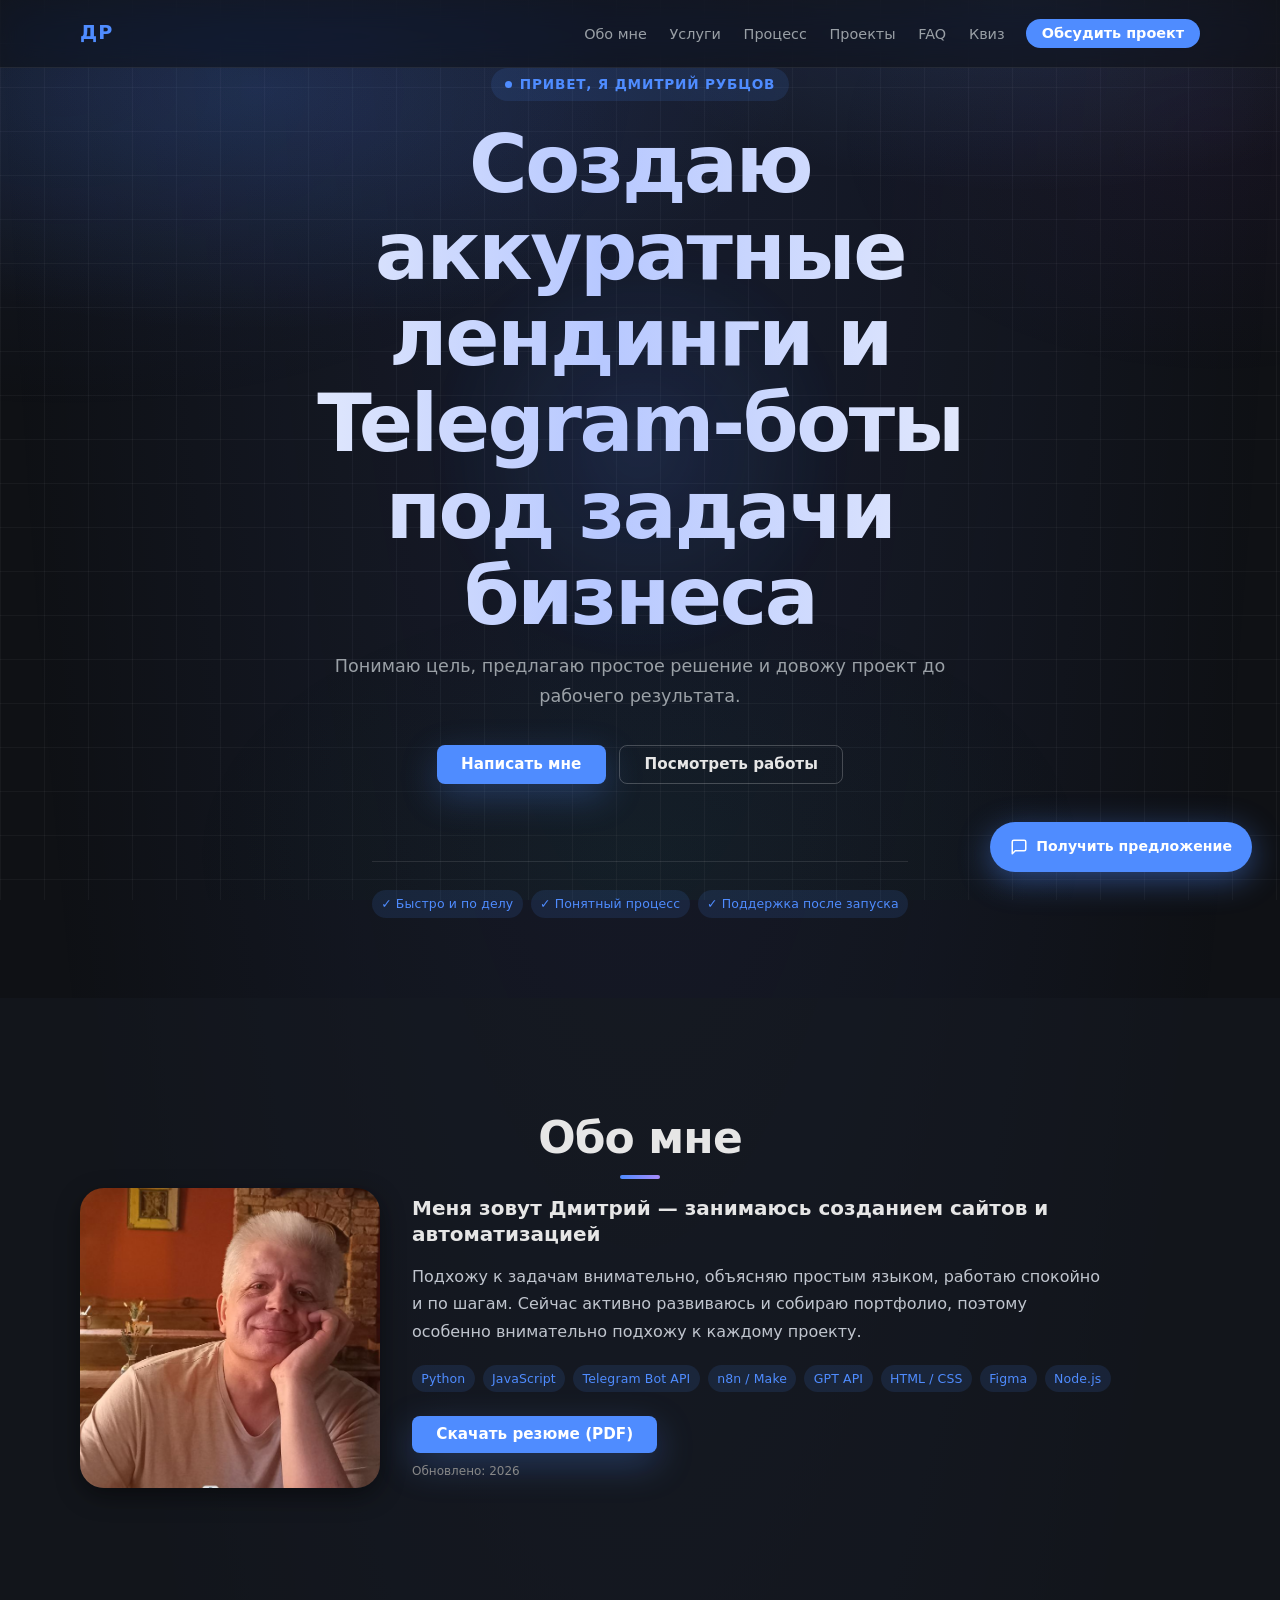
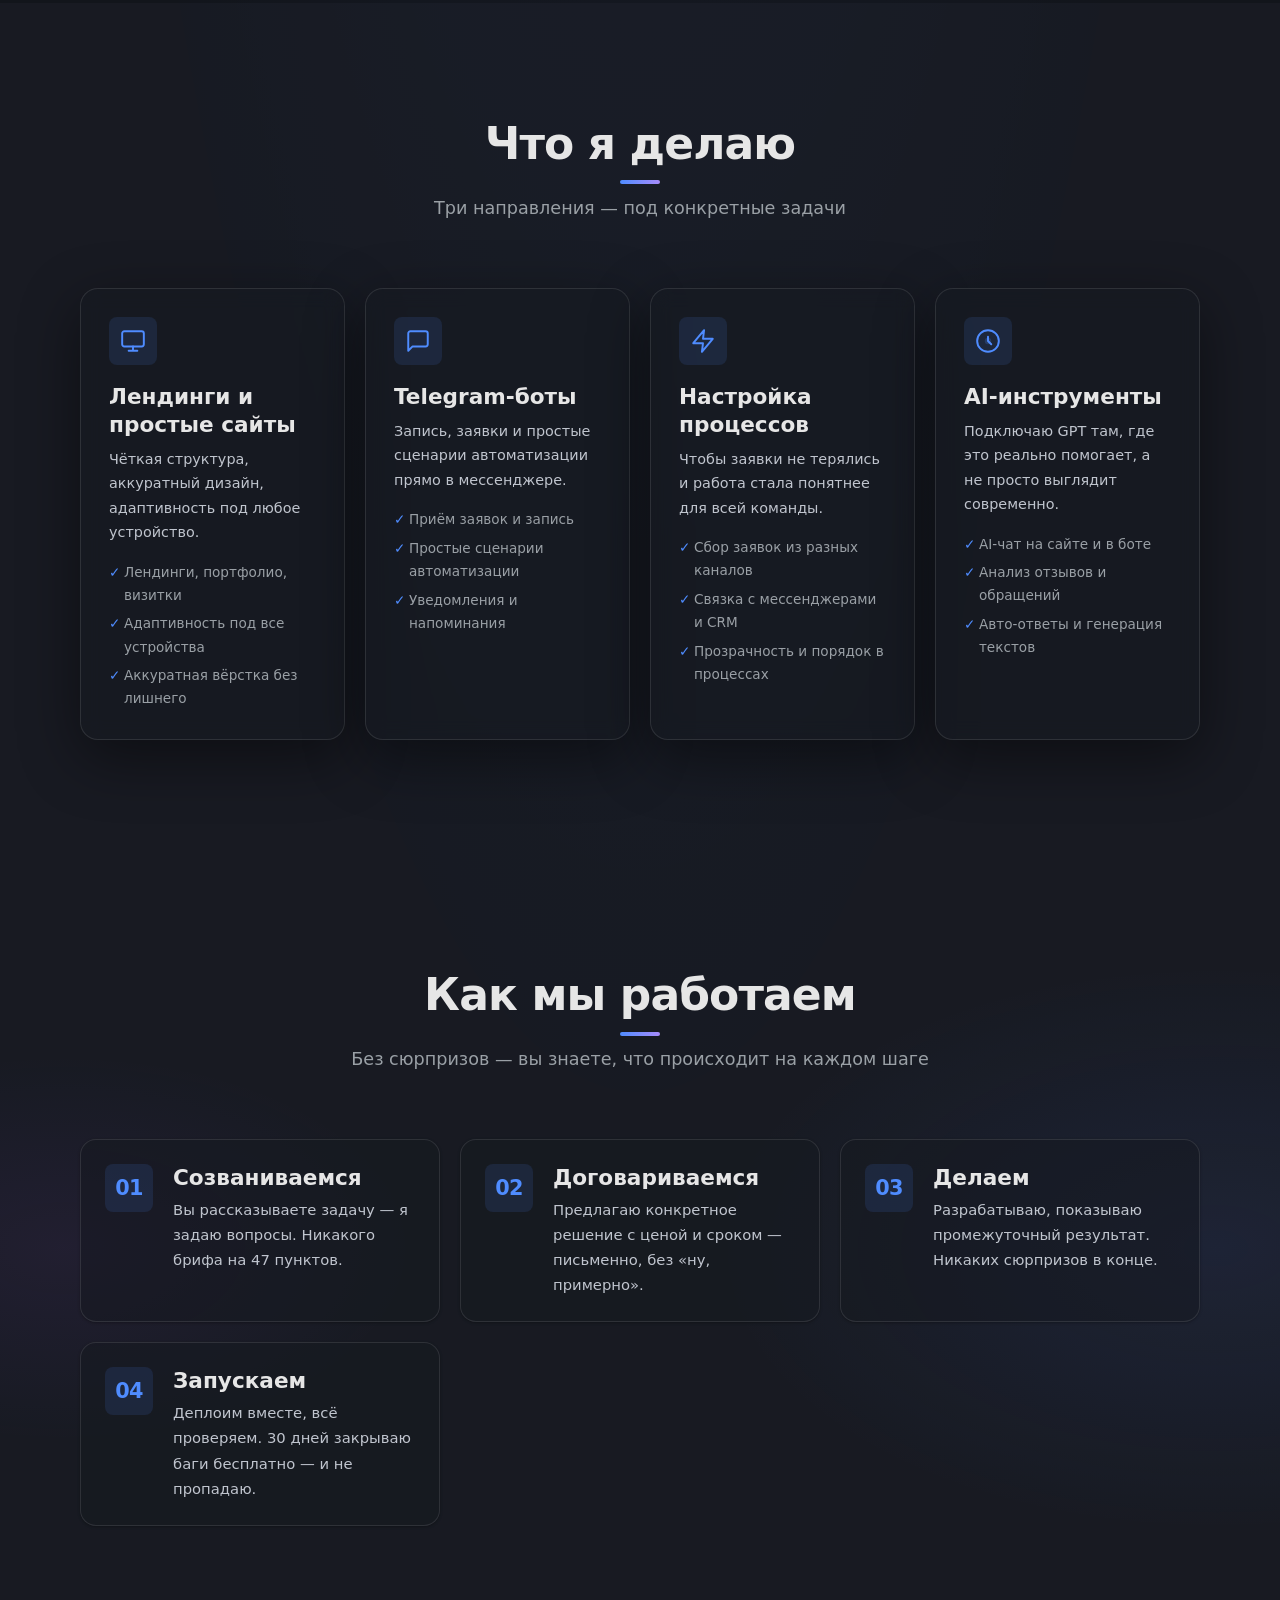
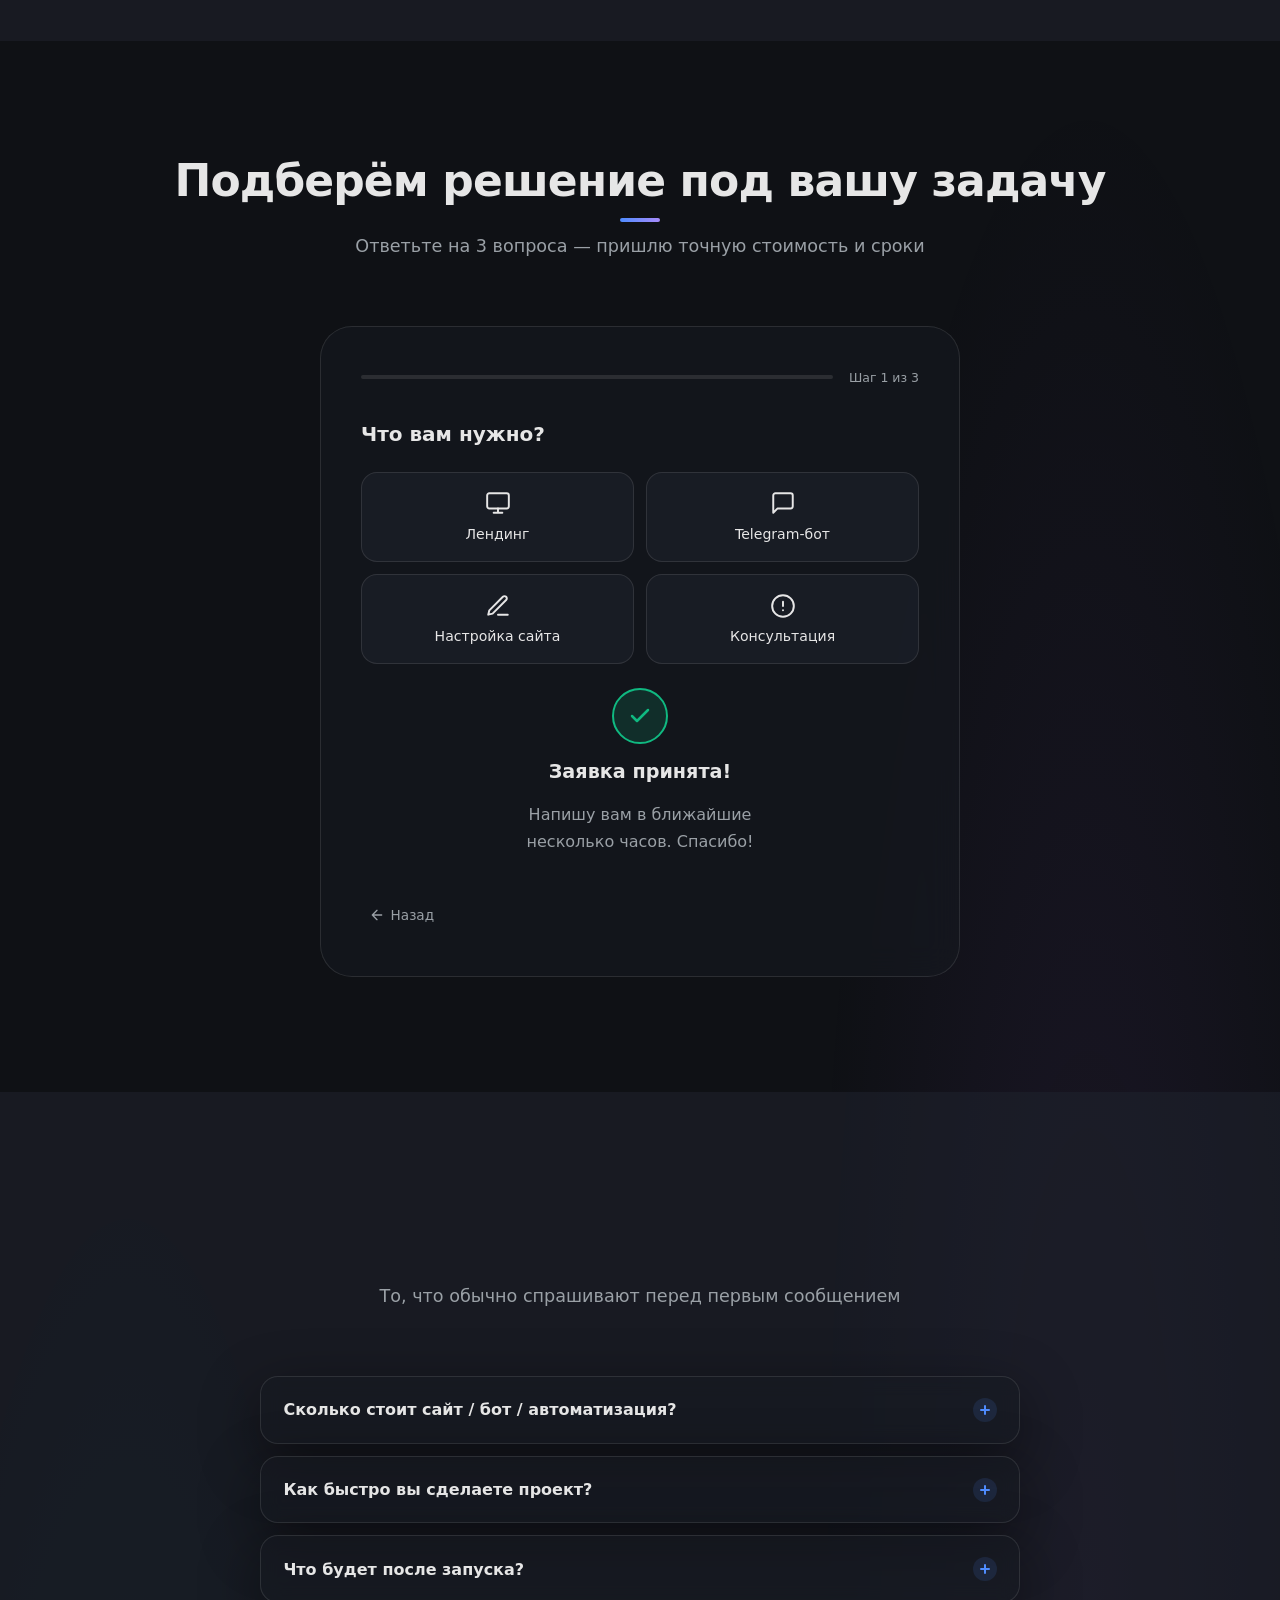
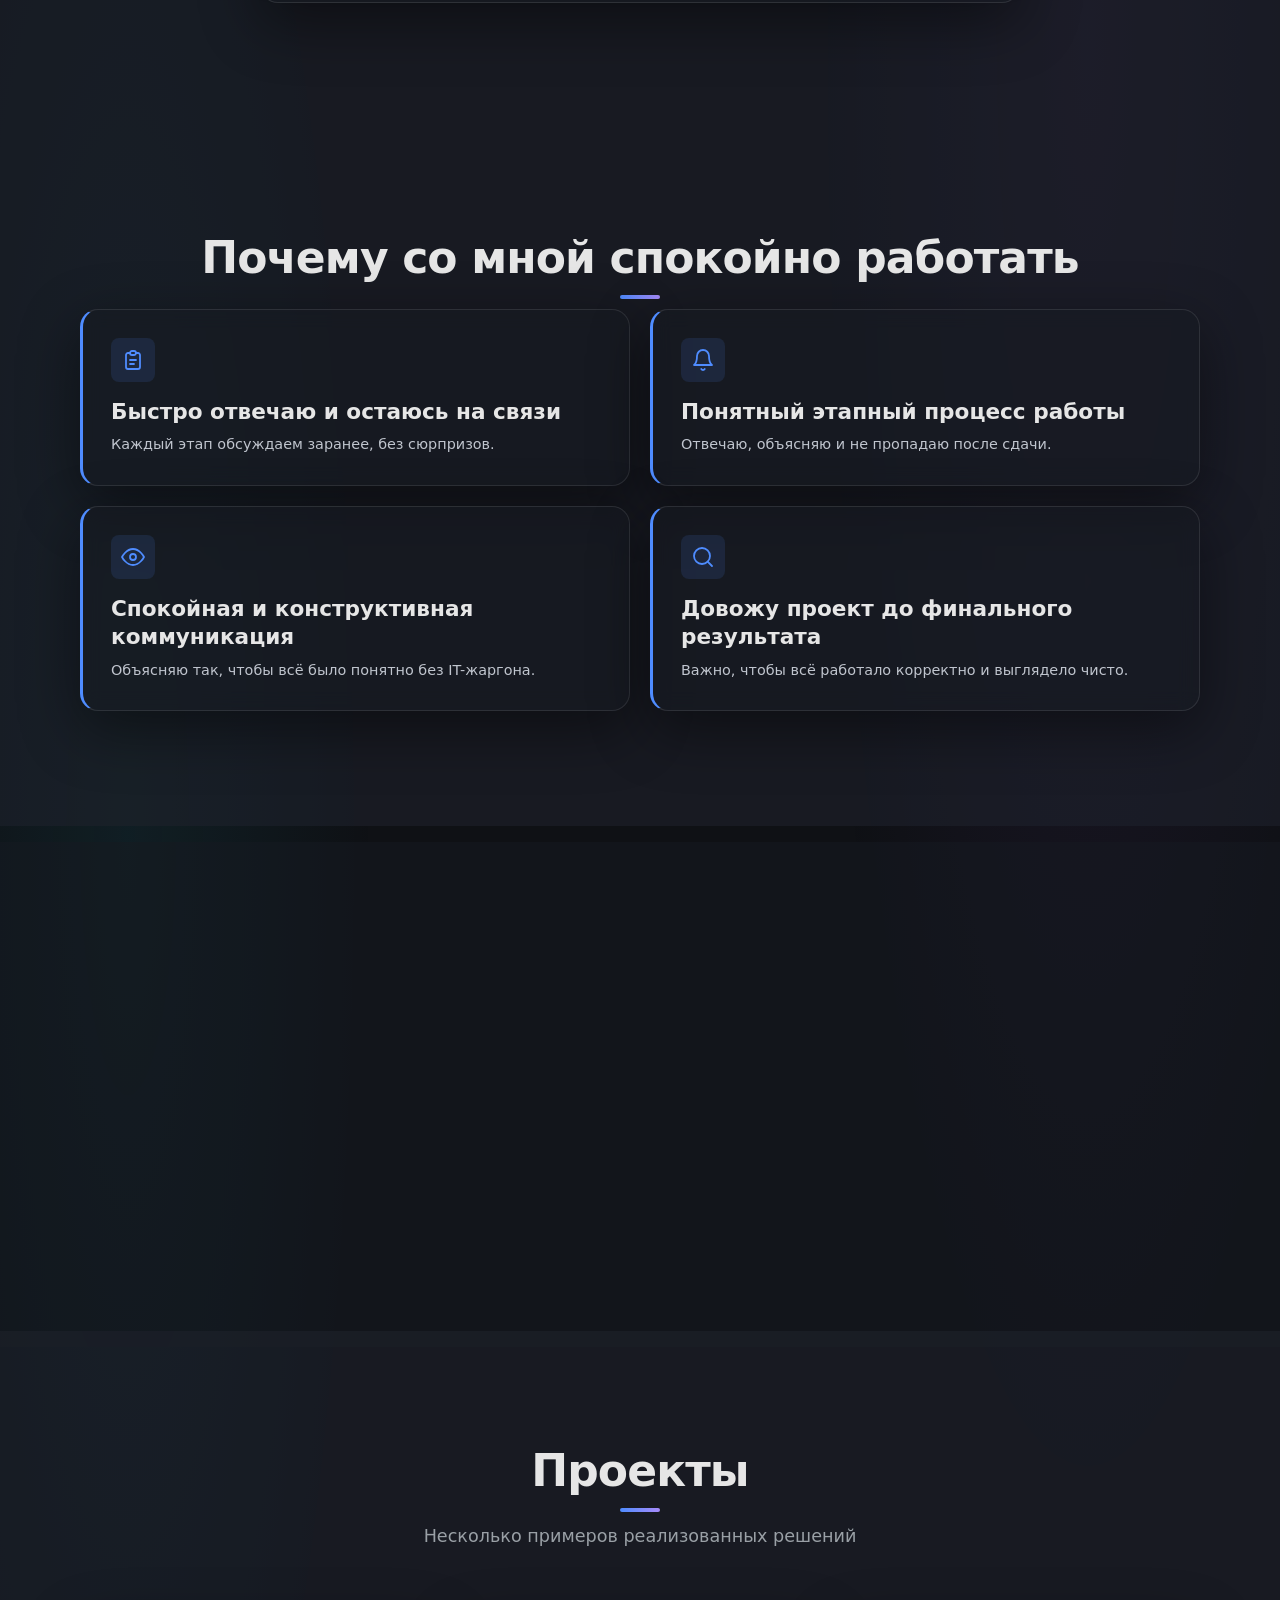
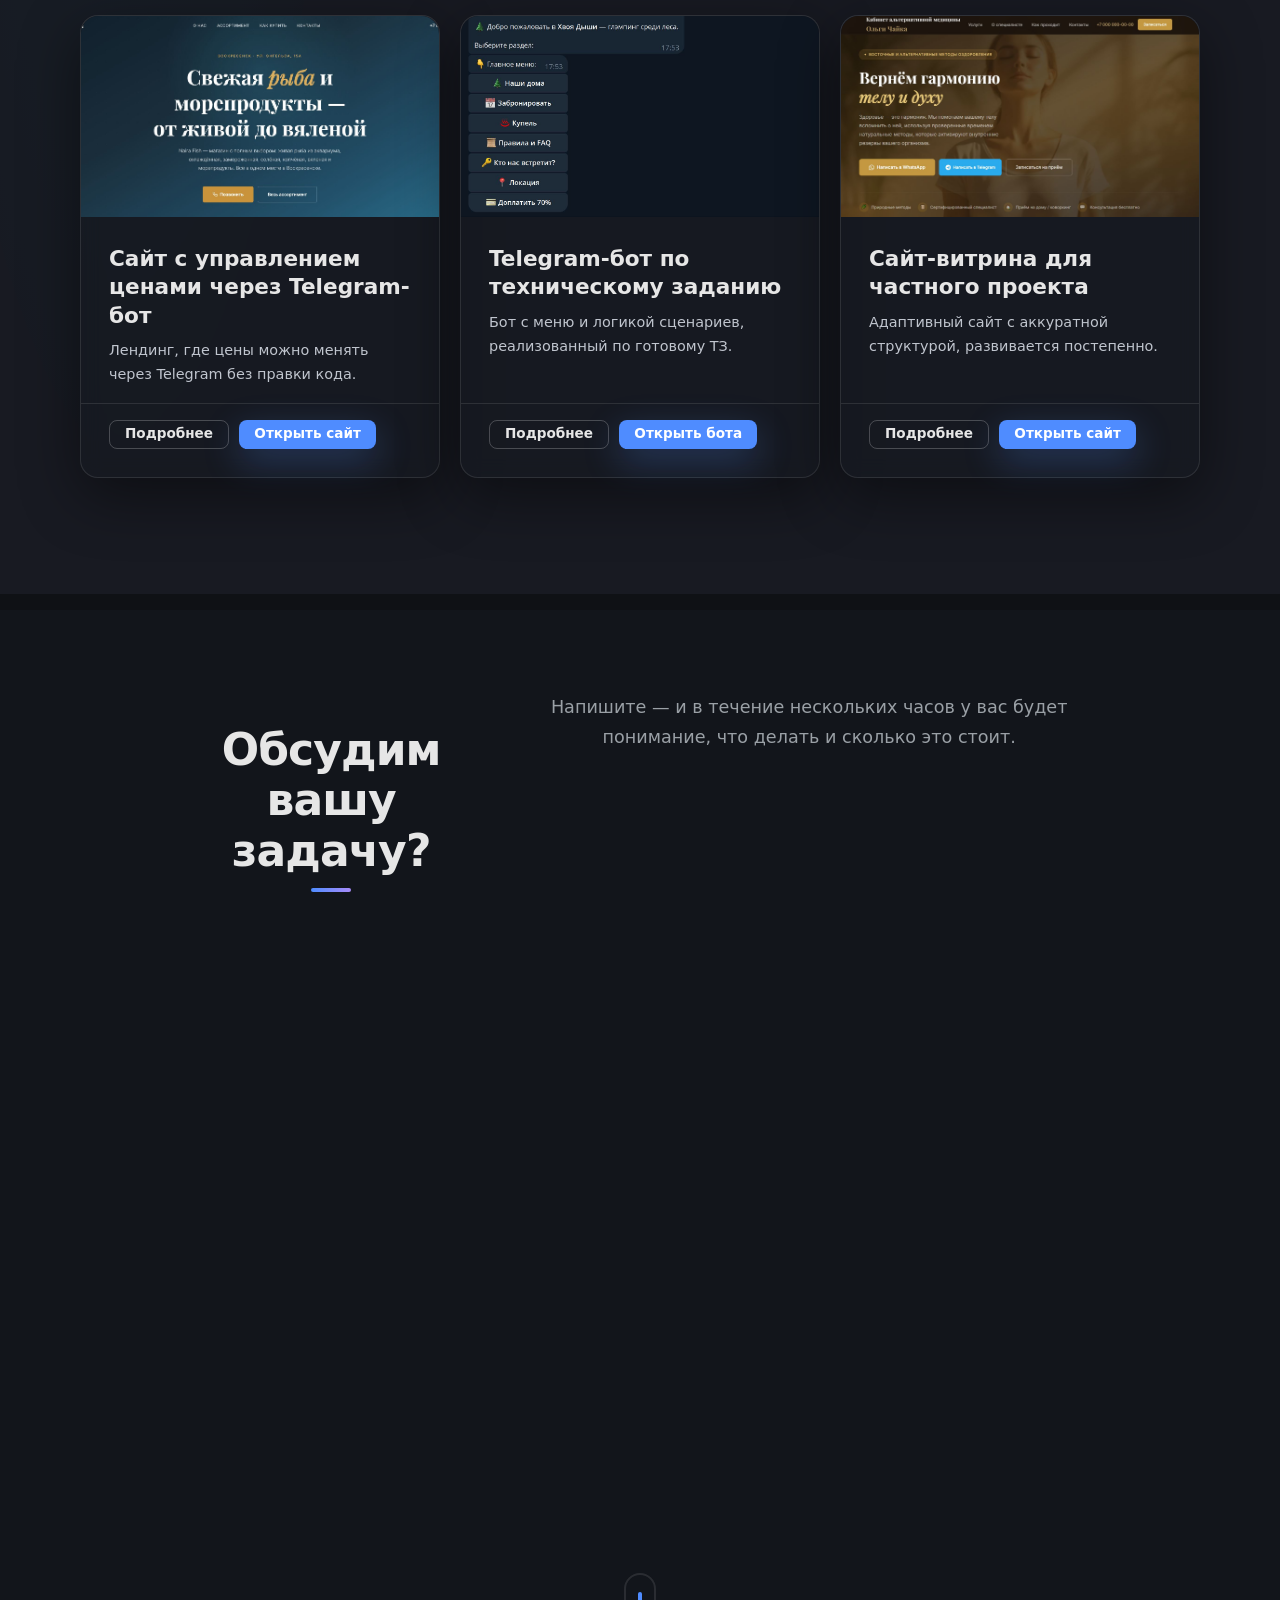
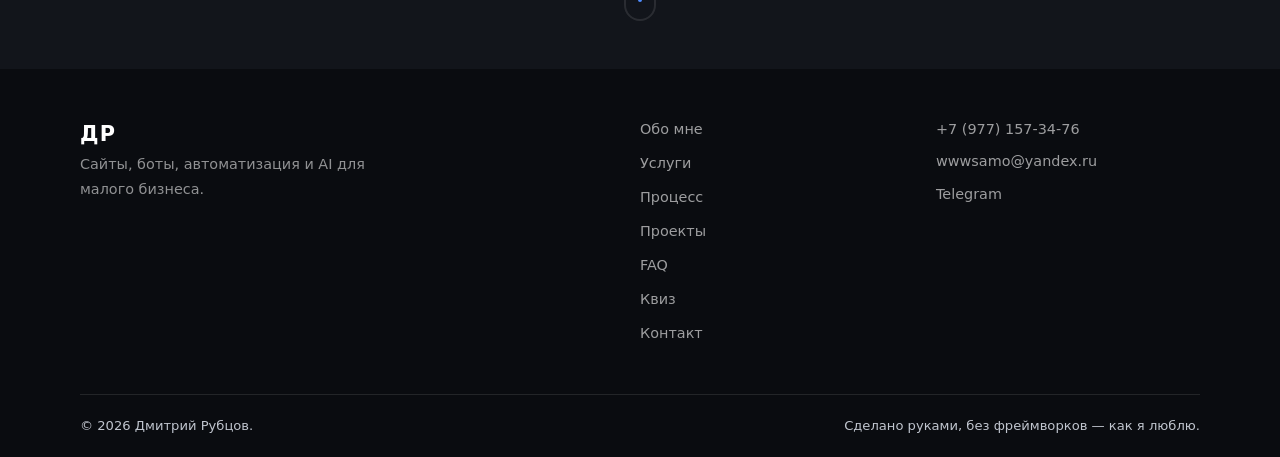
<file: index.html>
<!DOCTYPE html>
<html lang="ru">
<head>
  <meta charset="UTF-8" />
  <meta name="viewport" content="width=device-width, initial-scale=1.0" />
  <meta name="description" content="Создаю адаптивные лендинги и Telegram-боты для задач бизнеса. Ясно, по шагам, с доведением до результата." />
  <link rel="canonical" href="https://olgachauka.ru/" />
  <meta name="robots" content="index,follow" />
  <meta property="og:title"       content="Дмитрий Рубцов — сайты и боты" />
  <meta property="og:description" content="Адаптивные лендинги, Telegram-боты, прозрачный процесс и ясная коммуникация." />
  <meta property="og:type"        content="website" />
  <meta property="og:url"         content="https://olgachauka.ru/" />
  <meta property="og:image"       content="https://olgachauka.ru/og.jpg" />
  <meta property="og:image:width" content="1200" />
  <meta property="og:image:height" content="630" />
  <meta name="twitter:card"        content="summary_large_image" />
  <meta name="twitter:title"       content="Дмитрий Рубцов — сайты и Telegram-боты" />
  <meta name="twitter:description" content="Адаптивные лендинги, Telegram-боты и автоматизация для бизнеса." />
  <meta name="twitter:image"       content="https://olgachauka.ru/og.jpg" />
  <meta name="theme-color" content="#0f172a">
  <link rel="icon" href="/favicon.ico" sizes="any">
  <link rel="icon" href="/icon.svg" type="image/svg+xml">
  <title>Дмитрий Рубцов — Лендинги и Telegram-боты</title>
  <link rel="stylesheet" href="styles.css" />
</head>
<body>

  <div class="cursor-glow" aria-hidden="true"></div>

  <!-- ============================================================
       HEADER
       ============================================================ -->
  <header class="header" id="header">
    <nav class="nav container" aria-label="Главное меню">

      <a href="#hero" class="nav__logo" aria-label="На главную">ДР</a>

      <button class="nav__burger" id="navBurger"
              aria-label="Открыть меню" aria-expanded="false"
              aria-controls="navList">
        <span></span>
        <span></span>
        <span></span>
      </button>

      <ul class="nav__list" id="navList" role="list">
        <li><a href="#about"   class="nav__link">Обо мне</a></li>
        <li><a href="#services" class="nav__link">Услуги</a></li>
        <li><a href="#process"  class="nav__link">Процесс</a></li>
        <li><a href="#projects" class="nav__link">Проекты</a></li>
        <li><a href="#faq"      class="nav__link">FAQ</a></li>
        <li><a href="#quiz"     class="nav__link">Квиз</a></li>
        <li><a href="#contact"  class="nav__link nav__link--cta">Обсудить проект</a></li>
      </ul>

    </nav>
  </header>

  <main>

    <!-- ============================================================
         HERO
         ============================================================ -->
    <section class="hero" id="hero" aria-labelledby="heroHeading">
      <div class="hero__content container">

        <p class="hero__greeting">Привет, я Дмитрий Рубцов</p>

        <h1 class="hero__name" id="heroHeading">
          Создаю аккуратные лендинги и Telegram-боты под задачи бизнеса
        </h1>

        <p class="hero__desc">
          Понимаю цель, предлагаю простое решение и довожу проект до рабочего результата.
        </p>

        <div class="hero__actions">
          <a href="#contact"   class="btn btn--primary">Написать мне</a>
          <a href="#projects" class="btn btn--outline">Посмотреть работы</a>
        </div>

        <ul class="hero__badges" role="list" aria-label="Принципы работы">
          <li class="tag">✓ Быстро и по делу</li>
          <li class="tag">✓ Понятный процесс</li>
          <li class="tag">✓ Поддержка после запуска</li>
        </ul>

      </div>

      <a href="#about" class="hero__scroll-hint" aria-label="Перейти к разделу «Обо мне»">
        <span aria-hidden="true"></span>
      </a>
    </section>

    <!-- ============================================================
         ABOUT
         ============================================================ -->
    <section class="section about reveal" id="about" aria-labelledby="aboutHeading">
      <div class="container">
        <h2 class="section__title" id="aboutHeading">Обо мне</h2>

        <div class="about__grid">

          <figure class="about__photo">
            <img src="assets/photo.jpg" alt="Дмитрий Рубцов — разработчик"
                 width="320" height="320" loading="lazy"
                 onerror="this.style.display='none'" />
            <div class="about__photo-placeholder" aria-hidden="true" style="display:none">ДР</div>
          </figure>

          <div class="about__text">
            <h3 class="about__subtitle">Меня зовут Дмитрий — занимаюсь созданием сайтов и автоматизацией</h3>

            <p>Подхожу к задачам внимательно, объясняю простым языком, работаю спокойно и по шагам.
              Сейчас активно развиваюсь и собираю портфолио, поэтому особенно внимательно
              подхожу к каждому проекту.</p>

            <ul class="about__skills" role="list" aria-label="Технологии">
              <li class="tag">Python</li>
              <li class="tag">JavaScript</li>
              <li class="tag">Telegram Bot API</li>
              <li class="tag">n8n / Make</li>
              <li class="tag">GPT API</li>
              <li class="tag">HTML / CSS</li>
              <li class="tag">Figma</li>
              <li class="tag">Node.js</li>
            </ul>

            <a href="assets/resume.pdf" class="btn btn--primary"
               target="_blank" rel="noopener noreferrer"
               aria-label="Скачать резюме в формате PDF">
              Скачать резюме (PDF)
            </a>
            <small style="display:block;margin-top:.5rem;color:#888;font-size:.75rem;">Обновлено: 2026</small>
          </div>

        </div>
      </div>
    </section>

    <!-- ============================================================
         SERVICES
         ============================================================ -->
    <section class="section services reveal" id="services" aria-labelledby="servicesHeading">
      <div class="container">
        <h2 class="section__title" id="servicesHeading">Что я делаю</h2>
        <p class="section__subtitle">Три направления — под конкретные задачи</p>

        <ul class="services__grid" role="list">

          <li class="service-card tilt-card">
            <div class="service-card__icon" aria-hidden="true">
              <svg viewBox="0 0 24 24" fill="none" stroke="currentColor" stroke-width="1.8"
                   stroke-linecap="round" stroke-linejoin="round">
                <rect x="2" y="3" width="20" height="14" rx="2"/>
                <path d="M8 21h8M12 17v4"/>
              </svg>
            </div>
            <h3 class="service-card__title">Лендинги и простые сайты</h3>
            <p class="service-card__desc">
              Чёткая структура, аккуратный дизайн, адаптивность под любое устройство.
            </p>
            <ul class="service-card__list" role="list">
              <li>Лендинги, портфолио, визитки</li>
              <li>Адаптивность под все устройства</li>
              <li>Аккуратная вёрстка без лишнего</li>
            </ul>
          </li>

          <li class="service-card tilt-card">
            <div class="service-card__icon" aria-hidden="true">
              <svg viewBox="0 0 24 24" fill="none" stroke="currentColor" stroke-width="1.8"
                   stroke-linecap="round" stroke-linejoin="round">
                <path d="M21 15a2 2 0 0 1-2 2H7l-4 4V5a2 2 0 0 1 2-2h14a2 2 0 0 1 2 2z"/>
              </svg>
            </div>
            <h3 class="service-card__title">Telegram-боты</h3>
            <p class="service-card__desc">
              Запись, заявки и простые сценарии автоматизации прямо в мессенджере.
            </p>
            <ul class="service-card__list" role="list">
              <li>Приём заявок и запись</li>
              <li>Простые сценарии автоматизации</li>
              <li>Уведомления и напоминания</li>
            </ul>
          </li>

          <li class="service-card tilt-card">
            <div class="service-card__icon" aria-hidden="true">
              <svg viewBox="0 0 24 24" fill="none" stroke="currentColor" stroke-width="1.8"
                   stroke-linecap="round" stroke-linejoin="round">
                <path d="M13 2L3 14h9l-1 8 10-12h-9l1-8z"/>
              </svg>
            </div>
            <h3 class="service-card__title">Настройка процессов</h3>
            <p class="service-card__desc">
              Чтобы заявки не терялись и работа стала понятнее для всей команды.
            </p>
            <ul class="service-card__list" role="list">
              <li>Сбор заявок из разных каналов</li>
              <li>Связка с мессенджерами и CRM</li>
              <li>Прозрачность и порядок в процессах</li>
            </ul>
          </li>

          <li class="service-card tilt-card">
            <div class="service-card__icon" aria-hidden="true">
              <svg viewBox="0 0 24 24" fill="none" stroke="currentColor" stroke-width="1.8"
                   stroke-linecap="round" stroke-linejoin="round">
                <path d="M12 2a10 10 0 1 0 0 20A10 10 0 0 0 12 2z"/>
                <path d="M12 8v4l3 3"/>
                <circle cx="12" cy="12" r="3" fill="currentColor" stroke="none" opacity=".2"/>
              </svg>
            </div>
            <h3 class="service-card__title">AI-инструменты</h3>
            <p class="service-card__desc">
              Подключаю GPT там, где это реально помогает, а не просто выглядит современно.
            </p>
            <ul class="service-card__list" role="list">
              <li>AI-чат на сайте и в боте</li>
              <li>Анализ отзывов и обращений</li>
              <li>Авто-ответы и генерация текстов</li>
            </ul>
          </li>

        </ul>
      </div>
    </section>

    <!-- ============================================================
         PROCESS
         ============================================================ -->
    <section class="section process reveal" id="process" aria-labelledby="processHeading">
      <div class="container">
        <h2 class="section__title" id="processHeading">Как мы работаем</h2>
        <p class="section__subtitle">Без сюрпризов — вы знаете, что происходит на каждом шаге</p>

        <ol class="process__list" role="list">

          <li class="process-step">
            <div class="process-step__num" aria-hidden="true">01</div>
            <div class="process-step__body">
              <h3 class="process-step__title">Созваниваемся</h3>
              <p class="process-step__desc">
                Вы рассказываете задачу — я задаю вопросы. Никакого брифа на 47 пунктов.
              </p>
            </div>
          </li>

          <li class="process-step">
            <div class="process-step__num" aria-hidden="true">02</div>
            <div class="process-step__body">
              <h3 class="process-step__title">Договариваемся</h3>
              <p class="process-step__desc">
                Предлагаю конкретное решение с ценой и сроком — письменно, без «ну, примерно».
              </p>
            </div>
          </li>

          <li class="process-step">
            <div class="process-step__num" aria-hidden="true">03</div>
            <div class="process-step__body">
              <h3 class="process-step__title">Делаем</h3>
              <p class="process-step__desc">
                Разрабатываю, показываю промежуточный результат. Никаких сюрпризов в конце.
              </p>
            </div>
          </li>

          <li class="process-step">
            <div class="process-step__num" aria-hidden="true">04</div>
            <div class="process-step__body">
              <h3 class="process-step__title">Запускаем</h3>
              <p class="process-step__desc">
                Деплоим вместе, всё проверяем. 30 дней закрываю баги бесплатно — и не пропадаю.
              </p>
            </div>
          </li>

        </ol>
      </div>
    </section>

    <!-- ============================================================
         QUIZ
         ============================================================ -->
    <section class="section quiz reveal" id="quiz" aria-labelledby="quizHeading">
      <div class="container">
        <h2 class="section__title" id="quizHeading">Подберём решение под вашу задачу</h2>
        <p class="section__subtitle">Ответьте на 3 вопроса — пришлю точную стоимость и сроки</p>

        <div class="quiz-box" id="quizInline">

          <div class="quiz-box__head">
            <div class="quiz-box__progress" role="progressbar" aria-valuemin="0" aria-valuemax="100" aria-valuenow="0">
              <div class="quiz-box__fill" style="width:0%"></div>
            </div>
            <span class="quiz-box__counter">Шаг 1 из 3</span>
          </div>

          <!-- Шаг 1 — Что нужно? -->
          <div class="quiz-box__step" data-step="1">
            <h3 class="quiz-box__question">Что вам нужно?</h3>
            <div class="quiz-box__opts">
              <button class="quiz-opt" type="button" data-step="1" data-val="landing">
                <svg viewBox="0 0 24 24" fill="none" stroke="currentColor" stroke-width="1.8" stroke-linecap="round" stroke-linejoin="round" aria-hidden="true"><rect x="2" y="3" width="20" height="14" rx="2"/><path d="M8 21h8M12 17v4"/></svg>
                Лендинг
              </button>
              <button class="quiz-opt" type="button" data-step="1" data-val="bot">
                <svg viewBox="0 0 24 24" fill="none" stroke="currentColor" stroke-width="1.8" stroke-linecap="round" stroke-linejoin="round" aria-hidden="true"><path d="M21 15a2 2 0 0 1-2 2H7l-4 4V5a2 2 0 0 1 2-2h14a2 2 0 0 1 2 2z"/></svg>
                Telegram-бот
              </button>
              <button class="quiz-opt" type="button" data-step="1" data-val="setup">
                <svg viewBox="0 0 24 24" fill="none" stroke="currentColor" stroke-width="1.8" stroke-linecap="round" stroke-linejoin="round" aria-hidden="true"><path d="M12 20h9"/><path d="M16.5 3.5a2.121 2.121 0 0 1 3 3L7 19l-4 1 1-4L16.5 3.5z"/></svg>
                Настройка сайта
              </button>
              <button class="quiz-opt" type="button" data-step="1" data-val="consult">
                <svg viewBox="0 0 24 24" fill="none" stroke="currentColor" stroke-width="1.8" stroke-linecap="round" stroke-linejoin="round" aria-hidden="true"><circle cx="12" cy="12" r="10"/><path d="M12 8v4M12 16h.01"/></svg>
                Консультация
              </button>
            </div>
          </div>

          <!-- Шаг 2 — Когда? -->
          <div class="quiz-box__step" data-step="2" hidden>
            <h3 class="quiz-box__question">Когда нужен проект?</h3>
            <div class="quiz-box__opts quiz-box__opts--3">
              <button class="quiz-opt" type="button" data-step="2" data-val="urgent">
                <svg viewBox="0 0 24 24" fill="none" stroke="currentColor" stroke-width="1.8" stroke-linecap="round" stroke-linejoin="round" aria-hidden="true"><path d="M13 2L3 14h9l-1 8 10-12h-9l1-8z"/></svg>
                Срочно
              </button>
              <button class="quiz-opt" type="button" data-step="2" data-val="week">
                <svg viewBox="0 0 24 24" fill="none" stroke="currentColor" stroke-width="1.8" stroke-linecap="round" stroke-linejoin="round" aria-hidden="true"><rect x="3" y="4" width="18" height="18" rx="2"/><path d="M16 2v4M8 2v4M3 10h18"/></svg>
                В течение недели
              </button>
              <button class="quiz-opt" type="button" data-step="2" data-val="exploring">
                <svg viewBox="0 0 24 24" fill="none" stroke="currentColor" stroke-width="1.8" stroke-linecap="round" stroke-linejoin="round" aria-hidden="true"><circle cx="11" cy="11" r="8"/><path d="m21 21-4.35-4.35"/></svg>
                Изучаю варианты
              </button>
            </div>
          </div>

          <!-- Шаг 3 — Как связаться? -->
          <div class="quiz-box__step" data-step="3" hidden>
            <h3 class="quiz-box__question">Как с вами связаться?</h3>
            <div class="quiz-box__opts quiz-box__opts--3">
              <button class="quiz-opt" type="button" data-step="3" data-val="telegram">
                <svg viewBox="0 0 24 24" fill="none" stroke="currentColor" stroke-width="1.8" stroke-linecap="round" stroke-linejoin="round" aria-hidden="true"><path d="M22 2L11 13"/><path d="M22 2L15 22l-4-9-9-4 20-7z"/></svg>
                Telegram
              </button>
              <button class="quiz-opt" type="button" data-step="3" data-val="whatsapp">
                <svg viewBox="0 0 24 24" fill="none" stroke="currentColor" stroke-width="1.8" stroke-linecap="round" stroke-linejoin="round" aria-hidden="true"><path d="M21 11.5a8.38 8.38 0 0 1-.9 3.8 8.5 8.5 0 0 1-7.6 4.7 8.38 8.38 0 0 1-3.8-.9L3 21l1.9-5.7a8.38 8.38 0 0 1-.9-3.8 8.5 8.5 0 0 1 4.7-7.6 8.38 8.38 0 0 1 3.8-.9h.5a8.48 8.48 0 0 1 8 8v.5z"/></svg>
                WhatsApp
              </button>
              <button class="quiz-opt" type="button" data-step="3" data-val="email">
                <svg viewBox="0 0 24 24" fill="none" stroke="currentColor" stroke-width="1.8" stroke-linecap="round" stroke-linejoin="round" aria-hidden="true"><path d="M4 4h16c1.1 0 2 .9 2 2v12c0 1.1-.9 2-2 2H4c-1.1 0-2-.9-2-2V6c0-1.1.9-2 2-2z"/><polyline points="22,6 12,13 2,6"/></svg>
                Email
              </button>
            </div>
          </div>

          <!-- Шаг 4 — Форма -->
          <div class="quiz-box__step" data-step="4" hidden>
            <h3 class="quiz-box__question">Оставьте контакт — отвечу в течение нескольких часов</h3>
            <div class="quiz-box__form">
              <div class="form-group">
                <label for="qiName">Ваше имя <abbr title="обязательное поле">*</abbr></label>
                <input type="text" id="qiName" data-quiz-name
                       placeholder="Как вас зовут?" autocomplete="name" required />
                <span class="form-error" role="alert" aria-live="polite"></span>
              </div>
              <div class="form-group">
                <label for="qiContact"><span data-contact-label>Telegram / WhatsApp / Email</span> <abbr title="обязательное поле">*</abbr></label>
                <input type="text" id="qiContact" data-quiz-contact
                       placeholder="@username, номер или email" required />
                <span class="form-error" role="alert" aria-live="polite"></span>
              </div>
              <button type="button" class="btn btn--primary btn--full" data-quiz-submit>
                Получить консультацию
              </button>
              <p class="quiz-box__note">Данные не передаются третьим лицам</p>
            </div>
          </div>

          <!-- Успех -->
          <div class="quiz-box__done" hidden>
            <div class="quiz-box__done-check" aria-hidden="true">
              <svg viewBox="0 0 24 24" fill="none" stroke="currentColor" stroke-width="2.5" stroke-linecap="round" stroke-linejoin="round"><polyline points="20 6 9 17 4 12"/></svg>
            </div>
            <h3>Заявка принята!</h3>
            <p>Напишу вам в ближайшие несколько часов. Спасибо!</p>
          </div>

          <div class="quiz-box__foot">
            <button type="button" class="quiz-back" hidden aria-label="Вернуться к предыдущему вопросу">
              <svg viewBox="0 0 24 24" fill="none" stroke="currentColor" stroke-width="2" stroke-linecap="round" stroke-linejoin="round" aria-hidden="true"><path d="M19 12H5M12 5l-7 7 7 7"/></svg>
              Назад
            </button>
          </div>

        </div>
      </div>
    </section>

    <!-- ============================================================
         FAQ
         ============================================================ -->
    <section class="section faq reveal" id="faq" aria-labelledby="faqHeading">
      <div class="container">
        <h2 class="section__title" id="faqHeading">Частые вопросы</h2>
        <p class="section__subtitle">То, что обычно спрашивают перед первым сообщением</p>

        <div class="faq__list" role="list">

          <details class="faq-item" role="listitem">
            <summary class="faq-item__question">
              Сколько стоит сайт / бот / автоматизация?
              <span class="faq-item__icon" aria-hidden="true"></span>
            </summary>
            <div class="faq-item__answer">
              <p>Зависит от задачи. Лендинг — от 10 000 ₽, Telegram-бот — от 10 000 ₽,
                 автоматизация — от 20 000 ₽. Точную цифру называю после короткого разговора,
                 не «на глаз» по переписке.</p>
            </div>
          </details>

          <details class="faq-item" role="listitem">
            <summary class="faq-item__question">
              Как быстро вы сделаете проект?
              <span class="faq-item__icon" aria-hidden="true"></span>
            </summary>
            <div class="faq-item__answer">
              <p>Лендинг — от 7 рабочих дней, бот — 5–14 дней, автоматизация — от 2 недель.
                 Сроки фиксирую письменно и держу их — без «оказалось сложнее».</p>
            </div>
          </details>

          <details class="faq-item" role="listitem">
            <summary class="faq-item__question">
              Что будет после запуска?
              <span class="faq-item__icon" aria-hidden="true"></span>
            </summary>
            <div class="faq-item__answer">
              <p>30 дней правлю баги бесплатно. Дальше — разовые задачи или ежемесячный
                 пакет часов. Не бросаю клиентов с «ну теперь сами».</p>
            </div>
          </details>

        </div>
      </div>
    </section>

    <!-- ============================================================
         WHY — Почему со мной спокойно работать
         ============================================================ -->
    <section class="section why reveal" id="why" aria-labelledby="whyHeading">
      <div class="container">
        <h2 class="section__title" id="whyHeading">Почему со мной спокойно работать</h2>

        <ul class="why__grid" role="list">

          <li class="why-card tilt-card">
            <div class="why-card__icon" aria-hidden="true">
              <svg viewBox="0 0 24 24" fill="none" stroke="currentColor" stroke-width="1.8"
                   stroke-linecap="round" stroke-linejoin="round">
                <path d="M9 5H7a2 2 0 0 0-2 2v12a2 2 0 0 0 2 2h10a2 2 0 0 0 2-2V7a2 2 0 0 0-2-2h-2"/>
                <rect x="9" y="3" width="6" height="4" rx="2"/>
                <path d="M9 12h6M9 16h4"/>
              </svg>
            </div>
            <h3 class="why-card__title">Быстро отвечаю и остаюсь на связи</h3>
            <p class="why-card__desc">Каждый этап обсуждаем заранее, без сюрпризов.</p>
          </li>

          <li class="why-card tilt-card">
            <div class="why-card__icon" aria-hidden="true">
              <svg viewBox="0 0 24 24" fill="none" stroke="currentColor" stroke-width="1.8"
                   stroke-linecap="round" stroke-linejoin="round">
                <path d="M18 8A6 6 0 0 0 6 8c0 7-3 9-3 9h18s-3-2-3-9"/>
                <path d="M13.73 21a2 2 0 0 1-3.46 0"/>
              </svg>
            </div>
            <h3 class="why-card__title">Понятный этапный процесс работы</h3>
            <p class="why-card__desc">Отвечаю, объясняю и не пропадаю после сдачи.</p>
          </li>

          <li class="why-card tilt-card">
            <div class="why-card__icon" aria-hidden="true">
              <svg viewBox="0 0 24 24" fill="none" stroke="currentColor" stroke-width="1.8"
                   stroke-linecap="round" stroke-linejoin="round">
                <path d="M1 12s4-8 11-8 11 8 11 8-4 8-11 8-11-8-11-8z"/>
                <circle cx="12" cy="12" r="3"/>
              </svg>
            </div>
            <h3 class="why-card__title">Спокойная и конструктивная коммуникация</h3>
            <p class="why-card__desc">Объясняю так, чтобы всё было понятно без IT-жаргона.</p>
          </li>

          <li class="why-card tilt-card">
            <div class="why-card__icon" aria-hidden="true">
              <svg viewBox="0 0 24 24" fill="none" stroke="currentColor" stroke-width="1.8"
                   stroke-linecap="round" stroke-linejoin="round">
                <circle cx="11" cy="11" r="8"/>
                <path d="m21 21-4.35-4.35"/>
              </svg>
            </div>
            <h3 class="why-card__title">Довожу проект до финального результата</h3>
            <p class="why-card__desc">Важно, чтобы всё работало корректно и выглядело чисто.</p>
          </li>

        </ul>
      </div>
    </section>

    <!-- ============================================================
         WHO — Кому я подойду
         ============================================================ -->
    <section class="section who reveal" id="who" aria-labelledby="whoHeading">
      <div class="container">
        <h2 class="section__title" id="whoHeading">Кому я подойду</h2>

        <ul class="who__list" role="list">

          <li class="who-item">
            <span class="who-item__icon" aria-hidden="true">
              <svg viewBox="0 0 24 24" fill="none" stroke="currentColor" stroke-width="2"
                   stroke-linecap="round" stroke-linejoin="round">
                <polyline points="20 6 9 17 4 12"/>
              </svg>
            </span>
            <p class="who-item__text">Если нужен аккуратный лендинг без лишней сложности.</p>
          </li>

          <li class="who-item">
            <span class="who-item__icon" aria-hidden="true">
              <svg viewBox="0 0 24 24" fill="none" stroke="currentColor" stroke-width="2"
                   stroke-linecap="round" stroke-linejoin="round">
                <polyline points="20 6 9 17 4 12"/>
              </svg>
            </span>
            <p class="who-item__text">Если хотите простую автоматизацию — без избыточных решений.</p>
          </li>

          <li class="who-item">
            <span class="who-item__icon" aria-hidden="true">
              <svg viewBox="0 0 24 24" fill="none" stroke="currentColor" stroke-width="2"
                   stroke-linecap="round" stroke-linejoin="round">
                <polyline points="20 6 9 17 4 12"/>
              </svg>
            </span>
            <p class="who-item__text">Если важно, чтобы исполнитель был на связи и отвечал понятно.</p>
          </li>

          <li class="who-item">
            <span class="who-item__icon" aria-hidden="true">
              <svg viewBox="0 0 24 24" fill="none" stroke="currentColor" stroke-width="2"
                   stroke-linecap="round" stroke-linejoin="round">
                <polyline points="20 6 9 17 4 12"/>
              </svg>
            </span>
            <p class="who-item__text">Если цените спокойный рабочий процесс без хаоса.</p>
          </li>

        </ul>
      </div>
    </section>


    <!-- ============================================================
         PROJECTS — Проекты
         ============================================================ -->
    <section class="section projects reveal" id="projects" aria-labelledby="projectsHeading">
      <div class="container">
        <h2 class="section__title" id="projectsHeading">Проекты</h2>
        <p class="section__subtitle">Несколько примеров реализованных решений</p>

        <div class="projects__grid">

          <article class="project-card tilt-card">
            <div class="project-card__img">
              <img src="assets/projects/price-bot-site.jpg"
                   alt="Сайт с управлением ценами через Telegram-бот"
                   loading="lazy" onerror="this.closest('.project-card__img').style.display='none'" />
            </div>
            <div class="project-card__body">
              <h3 class="project-card__title">Сайт с управлением ценами через Telegram-бот</h3>
              <p class="project-card__desc">Лендинг, где цены можно менять через Telegram без правки кода.</p>
            </div>
            <footer class="project-card__footer">
              <a href="projects/price-bot-site.html" class="btn btn--sm btn--outline">Подробнее</a>
              <a href="https://naira-fish-voskresensk.ru/" class="btn btn--sm btn--primary"
                 target="_blank" rel="noopener noreferrer">Открыть сайт</a>
            </footer>
          </article>

          <article class="project-card tilt-card">
            <div class="project-card__img">
              <img src="assets/projects/tg-bot-tz.jpg"
                   alt="Telegram-бот по техническому заданию"
                   loading="lazy" onerror="this.closest('.project-card__img').style.display='none'" />
            </div>
            <div class="project-card__body">
              <h3 class="project-card__title">Telegram-бот по техническому заданию</h3>
              <p class="project-card__desc">Бот с меню и логикой сценариев, реализованный по готовому ТЗ.</p>
            </div>
            <footer class="project-card__footer">
              <a href="projects/tg-bot-tz.html" class="btn btn--sm btn--outline">Подробнее</a>
              <a href="https://t.me/HvoyaDishi_bot" class="btn btn--sm btn--primary"
                 target="_blank" rel="noopener noreferrer">Открыть бота</a>
            </footer>
          </article>

          <article class="project-card tilt-card">
            <div class="project-card__img">
              <img src="assets/projects/wife-site.jpg"
                   alt="Сайт-витрина для частного проекта"
                   loading="lazy" onerror="this.closest('.project-card__img').style.display='none'" />
            </div>
            <div class="project-card__body">
              <h3 class="project-card__title">Сайт-витрина для частного проекта</h3>
              <p class="project-card__desc">Адаптивный сайт с аккуратной структурой, развивается постепенно.</p>
            </div>
            <footer class="project-card__footer">
              <a href="projects/wife-site.html" class="btn btn--sm btn--outline">Подробнее</a>
              <a href="https://tubular-kleicha-93548d.netlify.app/" class="btn btn--sm btn--primary"
                 target="_blank" rel="noopener noreferrer">Открыть сайт</a>
            </footer>
          </article>

        </div>
      </div>
    </section>

    <!-- ============================================================
         CONTACT
         ============================================================ -->
    <section class="section contact reveal" id="contact" aria-labelledby="contactHeading">
      <div class="container contact__inner">

        <h2 class="section__title" id="contactHeading">Обсудим вашу задачу?</h2>
        <p class="contact__subtitle">
          Напишите — и в течение нескольких часов у вас будет понимание,
          что делать и сколько это стоит.
        </p>

        <!-- Мессенджер CTA -->
        <div class="contact__messenger">
          <div class="contact__messenger-body">
            <p class="contact__messenger-title">Быстрее всего — написать напрямую</p>
            <div class="contact__quick">
              <a href="https://t.me/samorabotaD_bot" class="btn btn--primary contact__tg-btn"
                 target="_blank" rel="noopener noreferrer">
                <svg viewBox="0 0 24 24" fill="none" stroke="currentColor" stroke-width="2"
                     stroke-linecap="round" stroke-linejoin="round" aria-hidden="true" width="18" height="18">
                  <path d="M22 2L11 13"/><path d="M22 2L15 22l-4-9-9-4 20-7z"/>
                </svg>
                Написать в Telegram
              </a>
              <a href="tel:+79771573476" class="contact__messenger-phone">+7&nbsp;(977)&nbsp;157‑34‑76</a>
            </div>
          </div>
        </div>

        <!-- Форма -->
        <form class="contact__form" id="contactForm" novalidate
              aria-label="Форма обратной связи">

          <div style="position:absolute; left:-9999px; width:1px; height:1px; overflow:hidden;" aria-hidden="true">
  <label>Не заполняйте: <input type="text" name="hp" tabindex="-1" autocomplete="off"></label>
</div>

          <div class="form-group">
            <label for="contactName">Имя <abbr title="обязательное поле">*</abbr></label>
            <input type="text" id="contactName" name="name"
                   placeholder="Как вас зовут?"
                   autocomplete="name" required />
            <span class="form-error" role="alert" aria-live="polite"></span>
          </div>

          <div class="form-group">
            <label for="contactContact">Контакт <abbr title="обязательное поле">*</abbr></label>
            <input type="text" id="contactContact" name="contact"
                   placeholder="Телефон или email"
                   autocomplete="on" required />
            <span class="form-error" role="alert" aria-live="polite"></span>
          </div>

          <div class="form-group">
            <label for="contactMessage">Что нужно? <abbr title="обязательное поле">*</abbr></label>
            <textarea id="contactMessage" name="message" rows="4"
                      placeholder="Опишите задачу в паре предложений — разберёмся вместе."
                      required></textarea>
            <span class="form-error" role="alert" aria-live="polite"></span>
          </div>

          <button type="submit" class="btn btn--primary btn--full">
            Отправить сообщение
          </button>
          <p class="form-success" id="formSuccess" hidden role="status">
            Отлично, сообщение получено! Отвечу в течение нескольких часов.
          </p>

        </form>

        <!-- Прямые контакты -->
        <address class="contact__info">

          <!-- пусто — мессенджер вынесен выше -->

          <ul class="contact__details" role="list">
            <li>
              <a href="tel:+79771573476" class="contact__link">
                <svg viewBox="0 0 24 24" fill="currentColor" width="18" height="18" aria-hidden="true">
                  <path d="M6.6 10.8c1.4 2.8 3.8 5.1 6.6 6.6l2.2-2.2c.3-.3.7-.4 1-.2 1.1.4 2.3.6 3.6.6.6 0 1 .4 1 1V20c0 .6-.4 1-1 1-9.4 0-17-7.6-17-17 0-.6.4-1 1-1h3.5c.6 0 1 .4 1 1 0 1.3.2 2.5.6 3.6.1.3 0 .7-.2 1L6.6 10.8z"/>
                </svg>
                +7 (977) 157-34-76
              </a>
            </li>
            <li>
              <a href="mailto:wwwsamo@yandex.ru" class="contact__link">
                <svg viewBox="0 0 24 24" fill="currentColor" width="18" height="18" aria-hidden="true">
                  <path d="M20 4H4c-1.1 0-2 .9-2 2v12c0 1.1.9 2 2 2h16c1.1 0 2-.9 2-2V6c0-1.1-.9-2-2-2zm0 4-8 5-8-5V6l8 5 8-5v2z"/>
                </svg>
                wwwsamo@yandex.ru
              </a>
            </li>
          </ul>

        </address>

      </div>
    </section>

  </main>

  <!-- ============================================================
       FOOTER
       ============================================================ -->
  <footer class="footer reveal" role="contentinfo">
    <div class="container footer__inner">

      <div class="footer__brand">
        <a href="#hero" class="nav__logo" aria-label="На главную">ДР</a>
        <p>Сайты, боты, автоматизация и AI для малого бизнеса.</p>
      </div>

      <nav class="footer__nav" aria-label="Навигация в футере">
        <ul role="list">
          <li><a href="#about">Обо мне</a></li>
          <li><a href="#services">Услуги</a></li>
          <li><a href="#process">Процесс</a></li>
          <li><a href="#projects">Проекты</a></li>
          <li><a href="#faq">FAQ</a></li>
          <li><a href="#quiz">Квиз</a></li>
          <li><a href="#contact">Контакт</a></li>
        </ul>
      </nav>

      <address class="footer__contact">
        <a href="tel:+79771573476" class="footer__link">+7 (977) 157-34-76</a>
        <a href="mailto:wwwsamo@yandex.ru" class="footer__link">wwwsamo@yandex.ru</a>
        <a href="https://t.me/samorabotaD_bot" class="footer__link" target="_blank" rel="noopener noreferrer">Telegram</a>
      </address>

    </div>

    <div class="footer__bottom container">
      <p>&copy; <span id="year"></span> Дмитрий Рубцов.</p>
      <p>Сделано руками, без фреймворков — как я люблю.</p>
    </div>
  </footer>

  <button class="scroll-top" id="scrollTop" aria-label="Прокрутить наверх" hidden>
    <svg viewBox="0 0 24 24" fill="currentColor" width="20" height="20" aria-hidden="true">
      <path d="M7.41 15.41 12 10.83l4.59 4.58L18 14l-6-6-6 6z"/>
    </svg>
  </button>

  <!-- ============================================================
       QUIZ OVERLAY (Вариант 2 — Popup)
       ============================================================ -->
  <div class="quiz-overlay" id="quizOverlay" role="dialog" aria-modal="true"
       aria-labelledby="quizOverlayTitle" hidden>
    <div class="quiz-overlay__panel">
      <button class="quiz-overlay__close" id="quizOverlayClose" type="button"
              aria-label="Закрыть квиз">
        <svg viewBox="0 0 24 24" fill="none" stroke="currentColor" stroke-width="2.5"
             stroke-linecap="round" aria-hidden="true" width="16" height="16">
          <path d="M18 6 6 18M6 6l12 12"/>
        </svg>
      </button>
      <p class="quiz-overlay__title" id="quizOverlayTitle">Подберём решение под вашу задачу</p>

      <div class="quiz-box" id="quizPopupBox">

        <div class="quiz-box__head">
          <div class="quiz-box__progress" role="progressbar" aria-valuemin="0" aria-valuemax="100" aria-valuenow="0">
            <div class="quiz-box__fill" style="width:0%"></div>
          </div>
          <span class="quiz-box__counter">Шаг 1 из 3</span>
        </div>

        <div class="quiz-box__step" data-step="1">
          <h3 class="quiz-box__question">Что вам нужно?</h3>
          <div class="quiz-box__opts">
            <button class="quiz-opt" type="button" data-step="1" data-val="landing">
              <svg viewBox="0 0 24 24" fill="none" stroke="currentColor" stroke-width="1.8" stroke-linecap="round" stroke-linejoin="round" aria-hidden="true"><rect x="2" y="3" width="20" height="14" rx="2"/><path d="M8 21h8M12 17v4"/></svg>
              Лендинг
            </button>
            <button class="quiz-opt" type="button" data-step="1" data-val="bot">
              <svg viewBox="0 0 24 24" fill="none" stroke="currentColor" stroke-width="1.8" stroke-linecap="round" stroke-linejoin="round" aria-hidden="true"><path d="M21 15a2 2 0 0 1-2 2H7l-4 4V5a2 2 0 0 1 2-2h14a2 2 0 0 1 2 2z"/></svg>
              Telegram-бот
            </button>
            <button class="quiz-opt" type="button" data-step="1" data-val="setup">
              <svg viewBox="0 0 24 24" fill="none" stroke="currentColor" stroke-width="1.8" stroke-linecap="round" stroke-linejoin="round" aria-hidden="true"><path d="M12 20h9"/><path d="M16.5 3.5a2.121 2.121 0 0 1 3 3L7 19l-4 1 1-4L16.5 3.5z"/></svg>
              Настройка сайта
            </button>
            <button class="quiz-opt" type="button" data-step="1" data-val="consult">
              <svg viewBox="0 0 24 24" fill="none" stroke="currentColor" stroke-width="1.8" stroke-linecap="round" stroke-linejoin="round" aria-hidden="true"><circle cx="12" cy="12" r="10"/><path d="M12 8v4M12 16h.01"/></svg>
              Консультация
            </button>
          </div>
        </div>

        <div class="quiz-box__step" data-step="2" hidden>
          <h3 class="quiz-box__question">Когда нужен проект?</h3>
          <div class="quiz-box__opts quiz-box__opts--3">
            <button class="quiz-opt" type="button" data-step="2" data-val="urgent">
              <svg viewBox="0 0 24 24" fill="none" stroke="currentColor" stroke-width="1.8" stroke-linecap="round" stroke-linejoin="round" aria-hidden="true"><path d="M13 2L3 14h9l-1 8 10-12h-9l1-8z"/></svg>
              Срочно
            </button>
            <button class="quiz-opt" type="button" data-step="2" data-val="week">
              <svg viewBox="0 0 24 24" fill="none" stroke="currentColor" stroke-width="1.8" stroke-linecap="round" stroke-linejoin="round" aria-hidden="true"><rect x="3" y="4" width="18" height="18" rx="2"/><path d="M16 2v4M8 2v4M3 10h18"/></svg>
              В течение недели
            </button>
            <button class="quiz-opt" type="button" data-step="2" data-val="exploring">
              <svg viewBox="0 0 24 24" fill="none" stroke="currentColor" stroke-width="1.8" stroke-linecap="round" stroke-linejoin="round" aria-hidden="true"><circle cx="11" cy="11" r="8"/><path d="m21 21-4.35-4.35"/></svg>
              Изучаю варианты
            </button>
          </div>
        </div>

        <div class="quiz-box__step" data-step="3" hidden>
          <h3 class="quiz-box__question">Как с вами связаться?</h3>
          <div class="quiz-box__opts quiz-box__opts--3">
            <button class="quiz-opt" type="button" data-step="3" data-val="telegram">
              <svg viewBox="0 0 24 24" fill="none" stroke="currentColor" stroke-width="1.8" stroke-linecap="round" stroke-linejoin="round" aria-hidden="true"><path d="M22 2L11 13"/><path d="M22 2L15 22l-4-9-9-4 20-7z"/></svg>
              Telegram
            </button>
            <button class="quiz-opt" type="button" data-step="3" data-val="whatsapp">
              <svg viewBox="0 0 24 24" fill="none" stroke="currentColor" stroke-width="1.8" stroke-linecap="round" stroke-linejoin="round" aria-hidden="true"><path d="M21 11.5a8.38 8.38 0 0 1-.9 3.8 8.5 8.5 0 0 1-7.6 4.7 8.38 8.38 0 0 1-3.8-.9L3 21l1.9-5.7a8.38 8.38 0 0 1-.9-3.8 8.5 8.5 0 0 1 4.7-7.6 8.38 8.38 0 0 1 3.8-.9h.5a8.48 8.48 0 0 1 8 8v.5z"/></svg>
              WhatsApp
            </button>
            <button class="quiz-opt" type="button" data-step="3" data-val="email">
              <svg viewBox="0 0 24 24" fill="none" stroke="currentColor" stroke-width="1.8" stroke-linecap="round" stroke-linejoin="round" aria-hidden="true"><path d="M4 4h16c1.1 0 2 .9 2 2v12c0 1.1-.9 2-2 2H4c-1.1 0-2-.9-2-2V6c0-1.1.9-2 2-2z"/><polyline points="22,6 12,13 2,6"/></svg>
              Email
            </button>
          </div>
        </div>

        <div class="quiz-box__step" data-step="4" hidden>
          <h3 class="quiz-box__question">Оставьте контакт — отвечу в течение нескольких часов</h3>
          <div class="quiz-box__form">
            <div class="form-group">
              <label for="qpName">Ваше имя <abbr title="обязательное поле">*</abbr></label>
              <input type="text" id="qpName" data-quiz-name
                     placeholder="Как вас зовут?" autocomplete="name" required />
              <span class="form-error" role="alert" aria-live="polite"></span>
            </div>
            <div class="form-group">
              <label for="qpContact"><span data-contact-label>Telegram / WhatsApp / Email</span> <abbr title="обязательное поле">*</abbr></label>
              <input type="text" id="qpContact" data-quiz-contact
                     placeholder="@username, номер или email" required />
              <span class="form-error" role="alert" aria-live="polite"></span>
            </div>
            <button type="button" class="btn btn--primary btn--full" data-quiz-submit>
              Получить консультацию
            </button>
            <p class="quiz-box__note">Данные не передаются третьим лицам</p>
          </div>
        </div>

        <div class="quiz-box__done" hidden>
          <div class="quiz-box__done-check" aria-hidden="true">
            <svg viewBox="0 0 24 24" fill="none" stroke="currentColor" stroke-width="2.5" stroke-linecap="round" stroke-linejoin="round"><polyline points="20 6 9 17 4 12"/></svg>
          </div>
          <h3>Заявка принята!</h3>
          <p>Напишу вам в ближайшие несколько часов. Спасибо!</p>
        </div>

        <div class="quiz-box__foot">
          <button type="button" class="quiz-back" hidden aria-label="Вернуться к предыдущему вопросу">
            <svg viewBox="0 0 24 24" fill="none" stroke="currentColor" stroke-width="2" stroke-linecap="round" stroke-linejoin="round" aria-hidden="true"><path d="M19 12H5M12 5l-7 7 7 7"/></svg>
            Назад
          </button>
        </div>

      </div>
    </div>
  </div>

  <!-- ============================================================
       FLOATING QUIZ BUTTON (Вариант 3 — FAB)
       ============================================================ -->
  <button class="quiz-fab" id="quizFab" type="button"
          aria-label="Открыть квиз для получения предложения">
    <svg viewBox="0 0 24 24" fill="none" stroke="currentColor" stroke-width="2"
         stroke-linecap="round" stroke-linejoin="round" aria-hidden="true">
      <path d="M21 15a2 2 0 0 1-2 2H7l-4 4V5a2 2 0 0 1 2-2h14a2 2 0 0 1 2 2z"/>
    </svg>
    <span class="quiz-fab__label">Получить предложение</span>
  </button>

  <script src="script.js" defer></script>
</body>
</html>
</file>
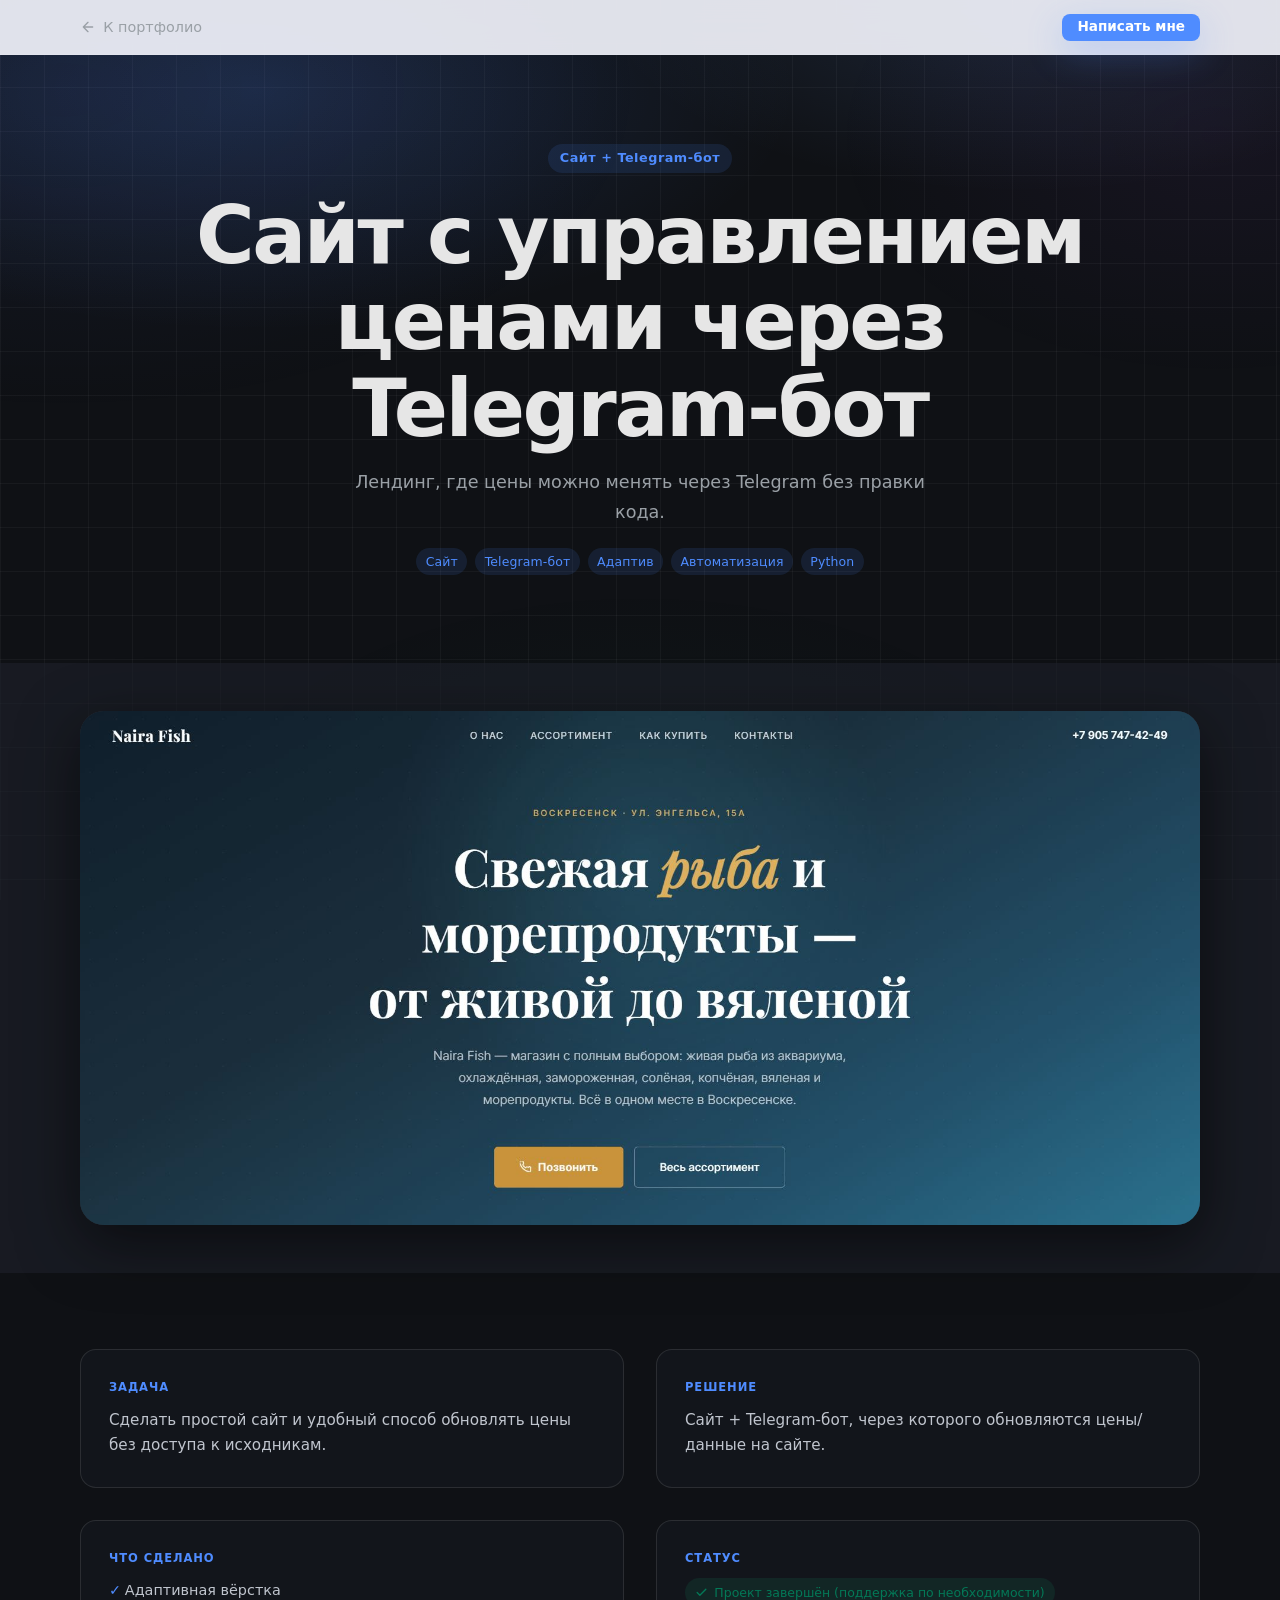
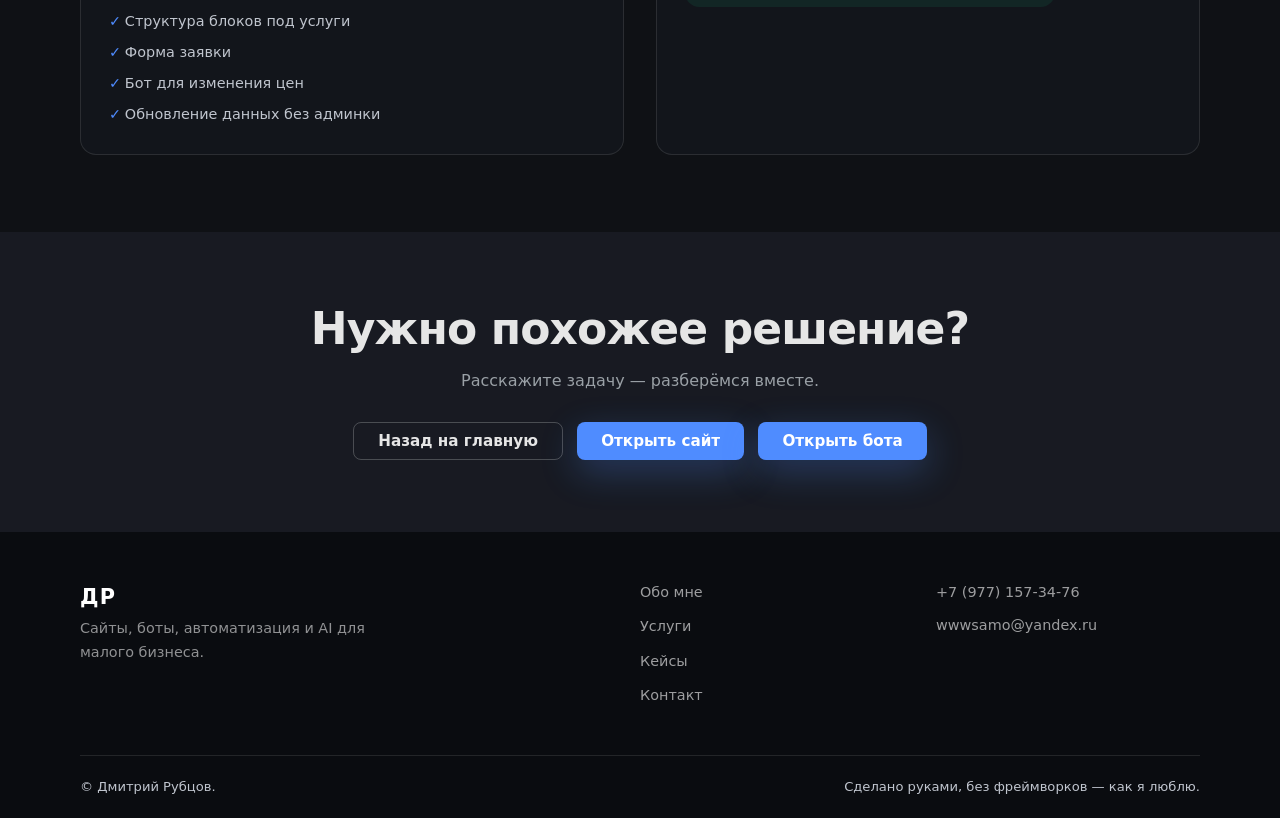
<file: projects/price-bot-site.html>
<!DOCTYPE html>
<html lang="ru">
<head>
  <meta charset="UTF-8" />
  <meta name="viewport" content="width=device-width, initial-scale=1.0" />
  <meta name="description" content="Лендинг с управлением ценами через Telegram-бот — проект Дмитрия" />
  <title>Сайт с управлением ценами — Дмитрий</title>
  <link rel="stylesheet" href="../styles.css" />
  <style>
    .proj-nav {
      position: sticky;
      top: 0;
      z-index: 200;
      background: rgba(247, 248, 255, .9);
      backdrop-filter: blur(14px);
      border-bottom: 1px solid var(--clr-border);
      padding: .85rem 0;
    }
    .proj-nav__inner {
      display: flex;
      align-items: center;
      justify-content: space-between;
      gap: 1rem;
    }
    .proj-nav__back {
      display: inline-flex;
      align-items: center;
      gap: .45rem;
      font-size: .9rem;
      font-weight: var(--fw-medium);
      color: var(--clr-muted);
      transition: color var(--t-fast);
    }
    .proj-nav__back:hover { color: var(--clr-accent); }
    .proj-nav__back svg { flex-shrink: 0; }

    .proj-hero {
      padding-block: clamp(3rem, 7vw, 5.5rem);
      text-align: center;
    }
    .proj-hero__tag {
      display: inline-block;
      padding: .3em .9em;
      border-radius: var(--r-pill);
      background: var(--clr-accent-bg);
      color: var(--clr-accent);
      font-size: .8rem;
      font-weight: var(--fw-semi);
      letter-spacing: .04em;
      margin-bottom: 1.25rem;
    }
    .proj-hero__title {
      max-width: 18ch;
      margin-inline: auto;
      margin-bottom: 1rem;
    }
    .proj-hero__desc {
      max-width: 52ch;
      margin-inline: auto;
      font-size: clamp(.95rem, 2vw, 1.1rem);
      color: var(--clr-muted);
    }

    .proj-img {
      background: var(--clr-surface-alt);
      padding-block: clamp(1.5rem, 4vw, 3rem);
    }
    .proj-img__wrap {
      border-radius: var(--r-lg);
      overflow: hidden;
      box-shadow: var(--shadow-lg);
      min-height: 300px;
      max-height: 520px;
      background: var(--clr-border);
    }
    .proj-img__wrap img {
      width: 100%;
      height: 100%;
      object-fit: cover;
      display: block;
    }

    .proj-content {
      padding-block: clamp(3rem, 6vw, 5rem);
    }
    .proj-content__grid {
      display: grid;
      gap: 2rem;
    }
    .proj-block {
      background: var(--clr-surface);
      border: 1px solid var(--clr-border);
      border-radius: var(--r-md);
      padding: 1.75rem;
    }
    .proj-block__label {
      font-size: .72rem;
      font-weight: var(--fw-bold);
      text-transform: uppercase;
      letter-spacing: .08em;
      color: var(--clr-accent);
      margin-bottom: .6rem;
    }
    .proj-block__text {
      font-size: .95rem;
      color: var(--clr-text-2);
      max-width: none;
    }
    .proj-block__list {
      display: flex;
      flex-direction: column;
      gap: .4rem;
    }
    .proj-block__list li {
      font-size: .9rem;
      color: var(--clr-text-2);
      padding-left: 1.1em;
      position: relative;
    }
    .proj-block__list li::before {
      content: '✓';
      position: absolute;
      left: 0;
      color: var(--clr-accent);
      font-weight: var(--fw-bold);
    }
    .proj-tags {
      display: flex;
      flex-wrap: wrap;
      gap: .5rem;
    }

    .proj-cta {
      background: var(--clr-surface-alt);
      padding-block: clamp(3rem, 6vw, 4.5rem);
      text-align: center;
    }
    .proj-cta h2 { margin-bottom: .75rem; }
    .proj-cta p  { color: var(--clr-muted); margin-bottom: 1.75rem; max-width: 44ch; margin-inline: auto; }
    .proj-cta__actions { display: flex; flex-wrap: wrap; gap: .85rem; justify-content: center; }

    .proj-badge {
      display: inline-flex;
      align-items: center;
      gap: .4rem;
      padding: .3em .8em;
      border-radius: var(--r-pill);
      background: rgba(245, 158, 11, .1);
      color: #B45309;
      font-size: .78rem;
      font-weight: var(--fw-medium);
    }
    .proj-badge--ok {
      background: rgba(16, 185, 129, .1);
      color: #047857;
    }

    .proj-hero__chips {
      display: flex;
      flex-wrap: wrap;
      gap: .5rem;
      justify-content: center;
      margin-top: 1.25rem;
    }

    @media (min-width: 768px) {
      .proj-content__grid { grid-template-columns: 1fr 1fr; }
    }
  </style>
</head>
<body>

  <nav class="proj-nav" aria-label="Навигация по странице">
    <div class="proj-nav__inner container">
      <a href="../index.html" class="proj-nav__back" aria-label="Вернуться к портфолио">
        <svg viewBox="0 0 24 24" fill="none" stroke="currentColor" stroke-width="2"
             stroke-linecap="round" stroke-linejoin="round" width="16" height="16">
          <path d="M19 12H5M12 5l-7 7 7 7"/>
        </svg>
        К портфолио
      </a>
      <a href="../index.html#contact" class="btn btn--primary" style="font-size:.85rem;padding:.5em 1.1em;">
        Написать мне
      </a>
    </div>
  </nav>

  <main>

    <section class="proj-hero">
      <div class="container">
        <span class="proj-hero__tag">Сайт + Telegram-бот</span>
        <h1 class="proj-hero__title">Сайт с управлением ценами через Telegram-бот</h1>
        <p class="proj-hero__desc">
          Лендинг, где цены можно менять через Telegram без правки кода.
        </p>
        <div class="proj-hero__chips" aria-label="Состав работы">
          <span class="tag">Сайт</span>
          <span class="tag">Telegram-бот</span>
          <span class="tag">Адаптив</span>
          <span class="tag">Автоматизация</span>
          <span class="tag">Python</span>
        </div>
      </div>
    </section>

    <section class="proj-img">
      <div class="container">
        <div class="proj-img__wrap">
          <img src="../assets/projects/price-bot-site.jpg"
               alt="Скриншот сайта с управлением ценами"
               loading="eager" />
        </div>
      </div>
    </section>

    <section class="proj-content">
      <div class="container">
        <div class="proj-content__grid">

          <div class="proj-block">
            <p class="proj-block__label">Задача</p>
            <p class="proj-block__text">
              Сделать простой сайт и удобный способ обновлять цены без доступа к исходникам.
            </p>
          </div>

          <div class="proj-block">
            <p class="proj-block__label">Решение</p>
            <p class="proj-block__text">
              Сайт + Telegram-бот, через которого обновляются цены/данные на сайте.
            </p>
          </div>

          <div class="proj-block">
            <p class="proj-block__label">Что сделано</p>
            <ul class="proj-block__list">
              <li>Адаптивная вёрстка</li>
              <li>Структура блоков под услуги</li>
              <li>Форма заявки</li>
              <li>Бот для изменения цен</li>
              <li>Обновление данных без админки</li>
            </ul>
          </div>

          <div class="proj-block">
            <p class="proj-block__label">Статус</p>
            <span class="proj-badge proj-badge--ok">
              <svg viewBox="0 0 24 24" fill="none" stroke="currentColor" stroke-width="2.5"
                   width="13" height="13" stroke-linecap="round" stroke-linejoin="round">
                <polyline points="20 6 9 17 4 12"/>
              </svg>
              Проект завершён (поддержка по необходимости)
            </span>
          </div>

        </div>
      </div>
    </section>

    <section class="proj-cta">
      <div class="container">
        <h2>Нужно похожее решение?</h2>
        <p>Расскажите задачу — разберёмся вместе.</p>
        <div class="proj-cta__actions">
          <a href="../index.html" class="btn btn--outline">Назад на главную</a>
          <a href="https://naira-fish-voskresensk.ru/" class="btn btn--primary"
             target="_blank" rel="noopener noreferrer">Открыть сайт</a>
          <a href="https://t.me/naira_fish_bot" class="btn btn--primary"
             target="_blank" rel="noopener noreferrer">Открыть бота</a>
        </div>
      </div>
    </section>

  </main>

  <footer class="footer" role="contentinfo">
    <div class="container footer__inner">
      <div class="footer__brand">
        <a href="../index.html" class="nav__logo" aria-label="На главную">ДР</a>
        <p>Сайты, боты, автоматизация и AI для малого бизнеса.</p>
      </div>
      <nav class="footer__nav" aria-label="Навигация в футере">
        <ul role="list">
          <li><a href="../index.html#about">Обо мне</a></li>
          <li><a href="../index.html#services">Услуги</a></li>
          <li><a href="../index.html#projects">Кейсы</a></li>
          <li><a href="../index.html#contact">Контакт</a></li>
        </ul>
      </nav>
      <address class="footer__contact">
        <a href="tel:+79771573476">+7 (977) 157-34-76</a>
        <a href="mailto:wwwsamo@yandex.ru">wwwsamo@yandex.ru</a>
      </address>
    </div>
    <div class="footer__bottom container">
      <p>&copy; <span id="year"></span> Дмитрий Рубцов.</p>
      <p>Сделано руками, без фреймворков — как я люблю.</p>
    </div>
  </footer>

  <script src="../script.js"></script>
</body>
</html>
</file>
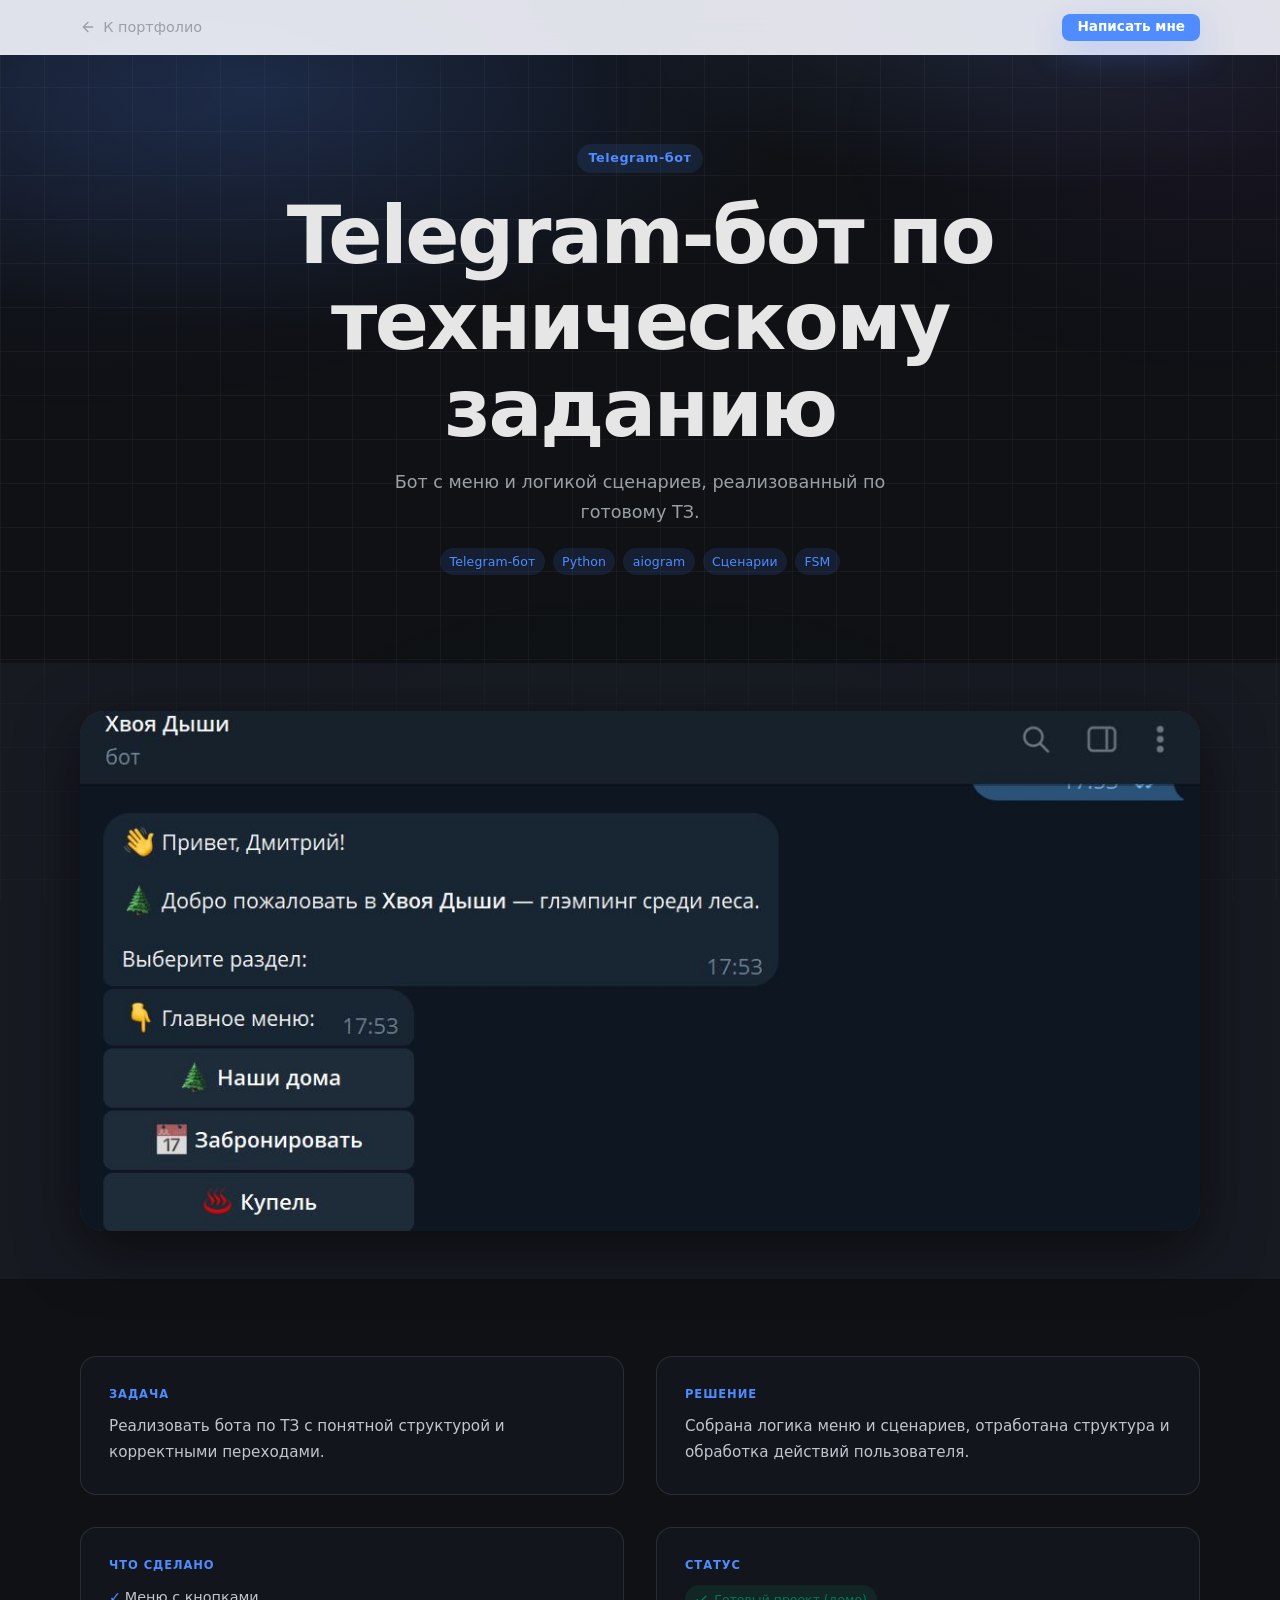
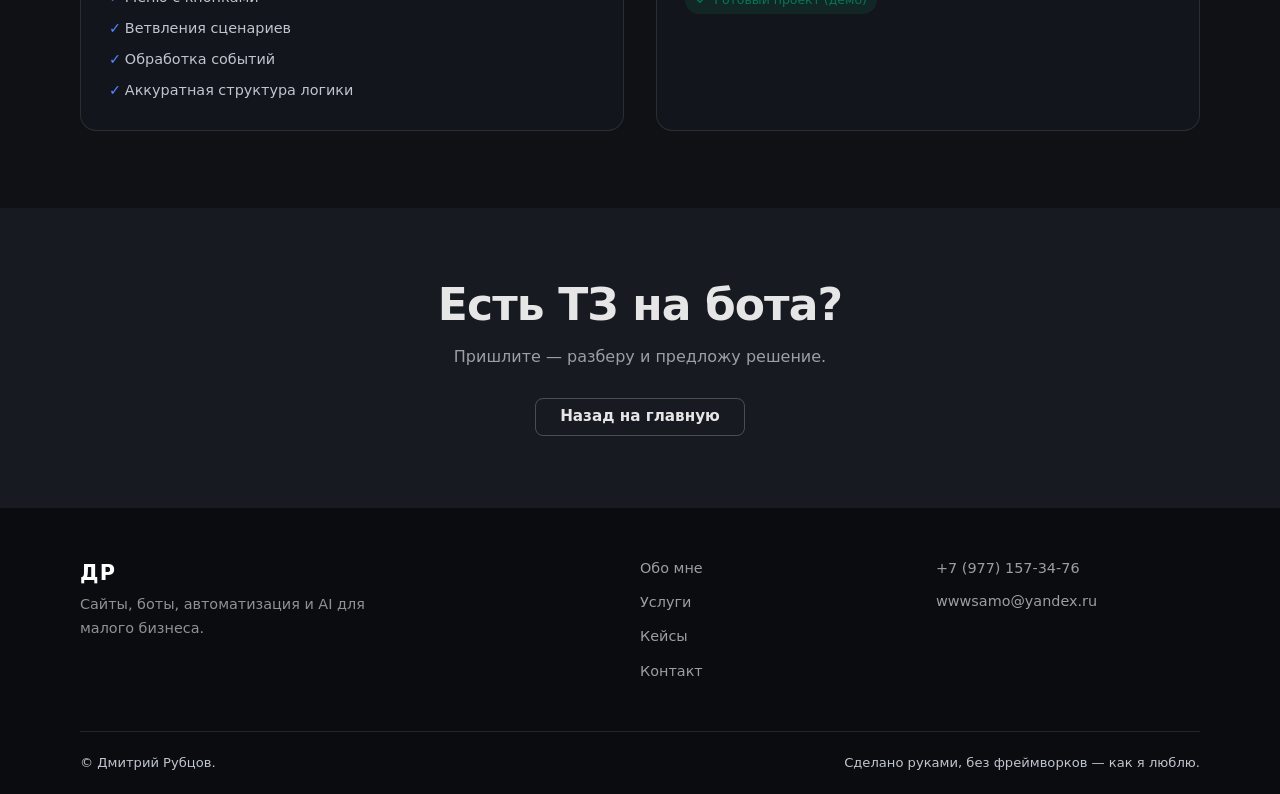
<file: projects/tg-bot-tz.html>
<!DOCTYPE html>
<html lang="ru">
<head>
  <meta charset="UTF-8" />
  <meta name="viewport" content="width=device-width, initial-scale=1.0" />
  <meta name="description" content="Telegram-бот по техническому заданию — проект Дмитрия" />
  <title>Telegram-бот по ТЗ — Дмитрий</title>
  <link rel="stylesheet" href="../styles.css" />
  <style>
    .proj-nav {
      position: sticky;
      top: 0;
      z-index: 200;
      background: rgba(247, 248, 255, .9);
      backdrop-filter: blur(14px);
      border-bottom: 1px solid var(--clr-border);
      padding: .85rem 0;
    }
    .proj-nav__inner {
      display: flex;
      align-items: center;
      justify-content: space-between;
      gap: 1rem;
    }
    .proj-nav__back {
      display: inline-flex;
      align-items: center;
      gap: .45rem;
      font-size: .9rem;
      font-weight: var(--fw-medium);
      color: var(--clr-muted);
      transition: color var(--t-fast);
    }
    .proj-nav__back:hover { color: var(--clr-accent); }
    .proj-nav__back svg { flex-shrink: 0; }

    .proj-hero {
      padding-block: clamp(3rem, 7vw, 5.5rem);
      text-align: center;
    }
    .proj-hero__tag {
      display: inline-block;
      padding: .3em .9em;
      border-radius: var(--r-pill);
      background: var(--clr-accent-bg);
      color: var(--clr-accent);
      font-size: .8rem;
      font-weight: var(--fw-semi);
      letter-spacing: .04em;
      margin-bottom: 1.25rem;
    }
    .proj-hero__title {
      max-width: 18ch;
      margin-inline: auto;
      margin-bottom: 1rem;
    }
    .proj-hero__desc {
      max-width: 52ch;
      margin-inline: auto;
      font-size: clamp(.95rem, 2vw, 1.1rem);
      color: var(--clr-muted);
    }

    .proj-img {
      background: var(--clr-surface-alt);
      padding-block: clamp(1.5rem, 4vw, 3rem);
    }
    .proj-img__wrap {
      border-radius: var(--r-lg);
      overflow: hidden;
      box-shadow: var(--shadow-lg);
      min-height: 300px;
      max-height: 520px;
      background: var(--clr-border);
    }
    .proj-img__wrap img {
      width: 100%;
      height: 100%;
      object-fit: cover;
      display: block;
    }

    .proj-content {
      padding-block: clamp(3rem, 6vw, 5rem);
    }
    .proj-content__grid {
      display: grid;
      gap: 2rem;
    }
    .proj-block {
      background: var(--clr-surface);
      border: 1px solid var(--clr-border);
      border-radius: var(--r-md);
      padding: 1.75rem;
    }
    .proj-block__label {
      font-size: .72rem;
      font-weight: var(--fw-bold);
      text-transform: uppercase;
      letter-spacing: .08em;
      color: var(--clr-accent);
      margin-bottom: .6rem;
    }
    .proj-block__text {
      font-size: .95rem;
      color: var(--clr-text-2);
      max-width: none;
    }
    .proj-block__list {
      display: flex;
      flex-direction: column;
      gap: .4rem;
    }
    .proj-block__list li {
      font-size: .9rem;
      color: var(--clr-text-2);
      padding-left: 1.1em;
      position: relative;
    }
    .proj-block__list li::before {
      content: '✓';
      position: absolute;
      left: 0;
      color: var(--clr-accent);
      font-weight: var(--fw-bold);
    }
    .proj-tags {
      display: flex;
      flex-wrap: wrap;
      gap: .5rem;
    }

    .proj-cta {
      background: var(--clr-surface-alt);
      padding-block: clamp(3rem, 6vw, 4.5rem);
      text-align: center;
    }
    .proj-cta h2 { margin-bottom: .75rem; }
    .proj-cta p  { color: var(--clr-muted); margin-bottom: 1.75rem; max-width: 44ch; margin-inline: auto; }
    .proj-cta__actions { display: flex; flex-wrap: wrap; gap: .85rem; justify-content: center; }

    .proj-badge {
      display: inline-flex;
      align-items: center;
      gap: .4rem;
      padding: .3em .8em;
      border-radius: var(--r-pill);
      background: rgba(245, 158, 11, .1);
      color: #B45309;
      font-size: .78rem;
      font-weight: var(--fw-medium);
    }
    .proj-badge--ok {
      background: rgba(16, 185, 129, .1);
      color: #047857;
    }

    .proj-hero__chips {
      display: flex;
      flex-wrap: wrap;
      gap: .5rem;
      justify-content: center;
      margin-top: 1.25rem;
    }

    @media (min-width: 768px) {
      .proj-content__grid { grid-template-columns: 1fr 1fr; }
    }
  </style>
</head>
<body>

  <nav class="proj-nav" aria-label="Навигация по странице">
    <div class="proj-nav__inner container">
      <a href="../index.html" class="proj-nav__back" aria-label="Вернуться к портфолио">
        <svg viewBox="0 0 24 24" fill="none" stroke="currentColor" stroke-width="2"
             stroke-linecap="round" stroke-linejoin="round" width="16" height="16">
          <path d="M19 12H5M12 5l-7 7 7 7"/>
        </svg>
        К портфолио
      </a>
      <a href="../index.html#contact" class="btn btn--primary" style="font-size:.85rem;padding:.5em 1.1em;">
        Написать мне
      </a>
    </div>
  </nav>

  <main>

    <section class="proj-hero">
      <div class="container">
        <span class="proj-hero__tag">Telegram-бот</span>
        <h1 class="proj-hero__title">Telegram-бот по техническому заданию</h1>
        <p class="proj-hero__desc">
          Бот с меню и логикой сценариев, реализованный по готовому ТЗ.
        </p>
        <div class="proj-hero__chips" aria-label="Состав работы">
          <span class="tag">Telegram-бот</span>
          <span class="tag">Python</span>
          <span class="tag">aiogram</span>
          <span class="tag">Сценарии</span>
          <span class="tag">FSM</span>
        </div>
      </div>
    </section>

    <section class="proj-img">
      <div class="container">
        <div class="proj-img__wrap">
          <img src="../assets/projects/tg-bot-tz.jpg"
               alt="Скриншот Telegram-бота"
               loading="eager" />
        </div>
      </div>
    </section>

    <section class="proj-content">
      <div class="container">
        <div class="proj-content__grid">

          <div class="proj-block">
            <p class="proj-block__label">Задача</p>
            <p class="proj-block__text">
              Реализовать бота по ТЗ с понятной структурой и корректными переходами.
            </p>
          </div>

          <div class="proj-block">
            <p class="proj-block__label">Решение</p>
            <p class="proj-block__text">
              Собрана логика меню и сценариев, отработана структура и обработка действий пользователя.
            </p>
          </div>

          <div class="proj-block">
            <p class="proj-block__label">Что сделано</p>
            <ul class="proj-block__list">
              <li>Меню с кнопками</li>
              <li>Ветвления сценариев</li>
              <li>Обработка событий</li>
              <li>Аккуратная структура логики</li>
            </ul>
          </div>

          <div class="proj-block">
            <p class="proj-block__label">Статус</p>
            <span class="proj-badge proj-badge--ok">
              <svg viewBox="0 0 24 24" fill="none" stroke="currentColor" stroke-width="2.5"
                   width="13" height="13" stroke-linecap="round" stroke-linejoin="round">
                <polyline points="20 6 9 17 4 12"/>
              </svg>
              Готовый проект (демо)
            </span>
          </div>

        </div>
      </div>
    </section>

    <section class="proj-cta">
      <div class="container">
        <h2>Есть ТЗ на бота?</h2>
        <p>Пришлите — разберу и предложу решение.</p>
        <div class="proj-cta__actions">
          <a href="../index.html" class="btn btn--outline">Назад на главную</a>
        </div>
      </div>
    </section>

  </main>

  <footer class="footer" role="contentinfo">
    <div class="container footer__inner">
      <div class="footer__brand">
        <a href="../index.html" class="nav__logo" aria-label="На главную">ДР</a>
        <p>Сайты, боты, автоматизация и AI для малого бизнеса.</p>
      </div>
      <nav class="footer__nav" aria-label="Навигация в футере">
        <ul role="list">
          <li><a href="../index.html#about">Обо мне</a></li>
          <li><a href="../index.html#services">Услуги</a></li>
          <li><a href="../index.html#projects">Кейсы</a></li>
          <li><a href="../index.html#contact">Контакт</a></li>
        </ul>
      </nav>
      <address class="footer__contact">
        <a href="tel:+79771573476">+7 (977) 157-34-76</a>
        <a href="mailto:wwwsamo@yandex.ru">wwwsamo@yandex.ru</a>
      </address>
    </div>
    <div class="footer__bottom container">
      <p>&copy; <span id="year"></span> Дмитрий Рубцов.</p>
      <p>Сделано руками, без фреймворков — как я люблю.</p>
    </div>
  </footer>

  <script src="../script.js"></script>
</body>
</html>
</file>
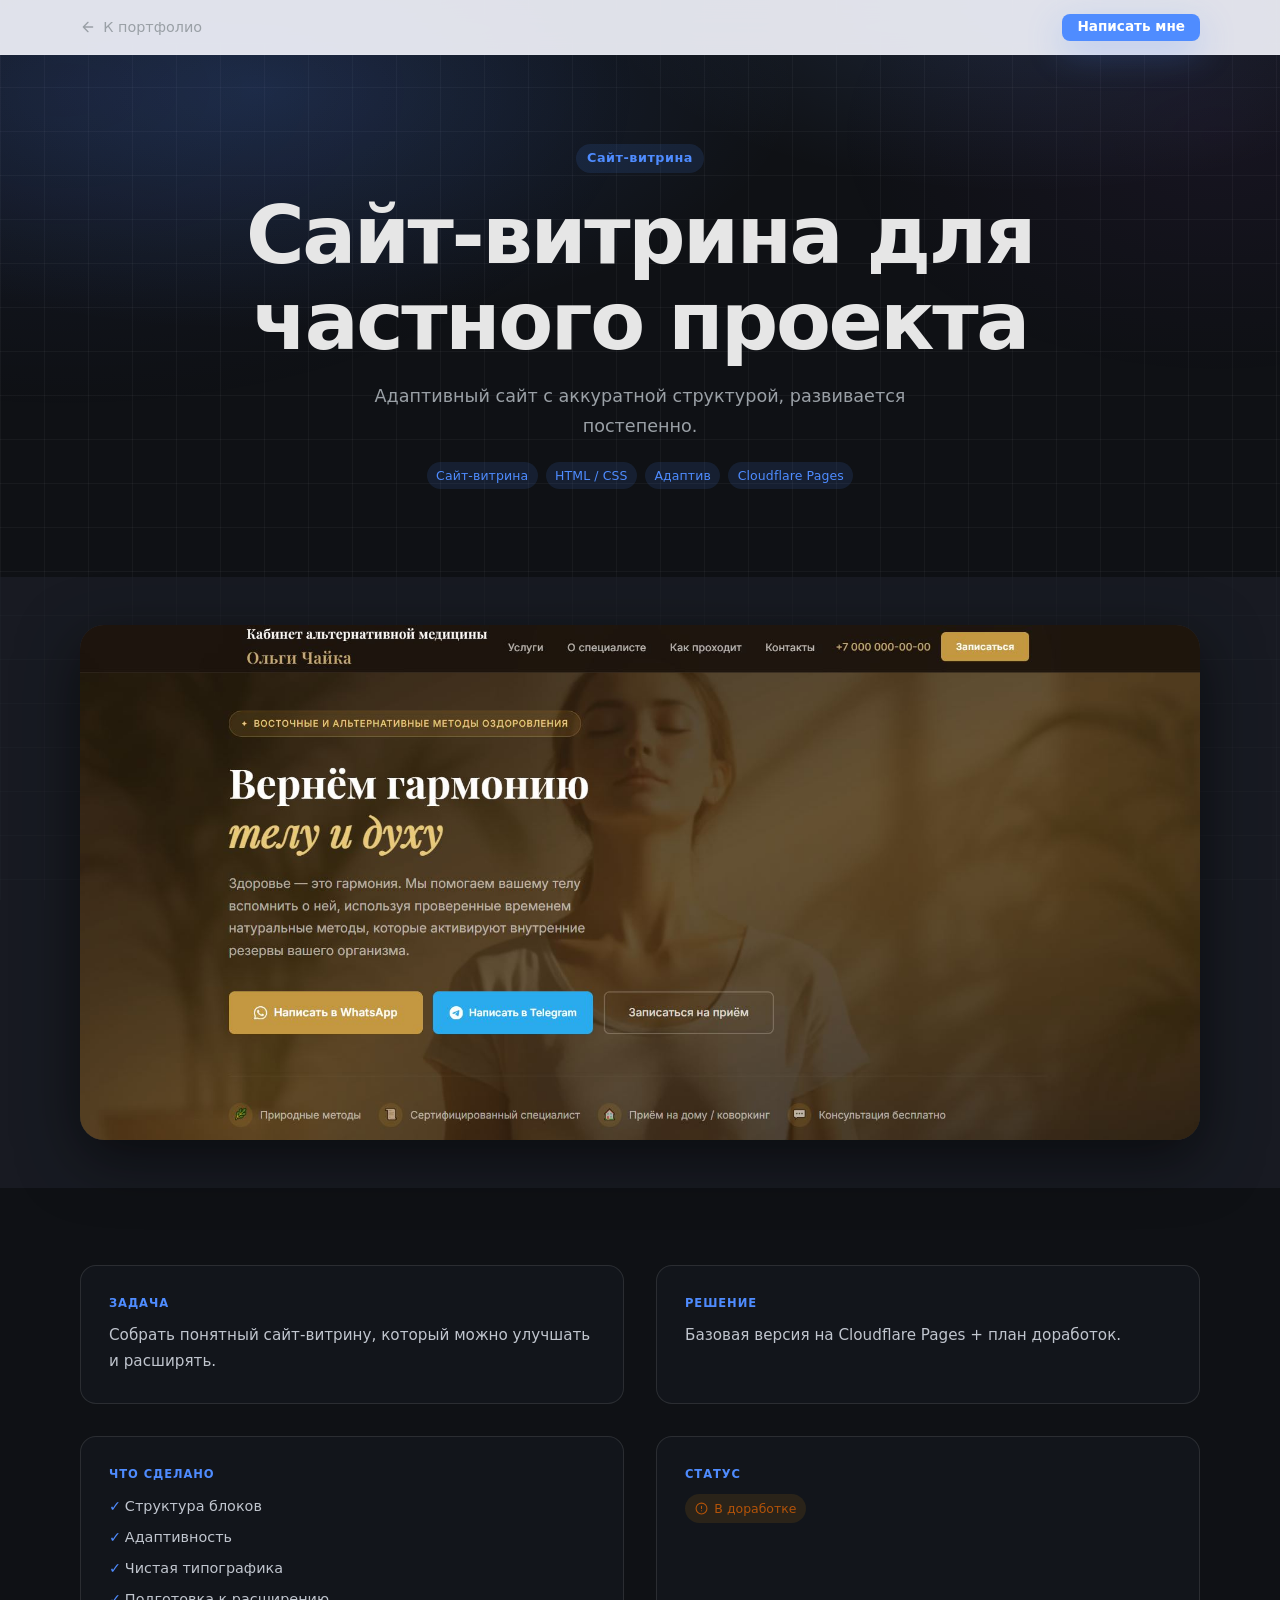
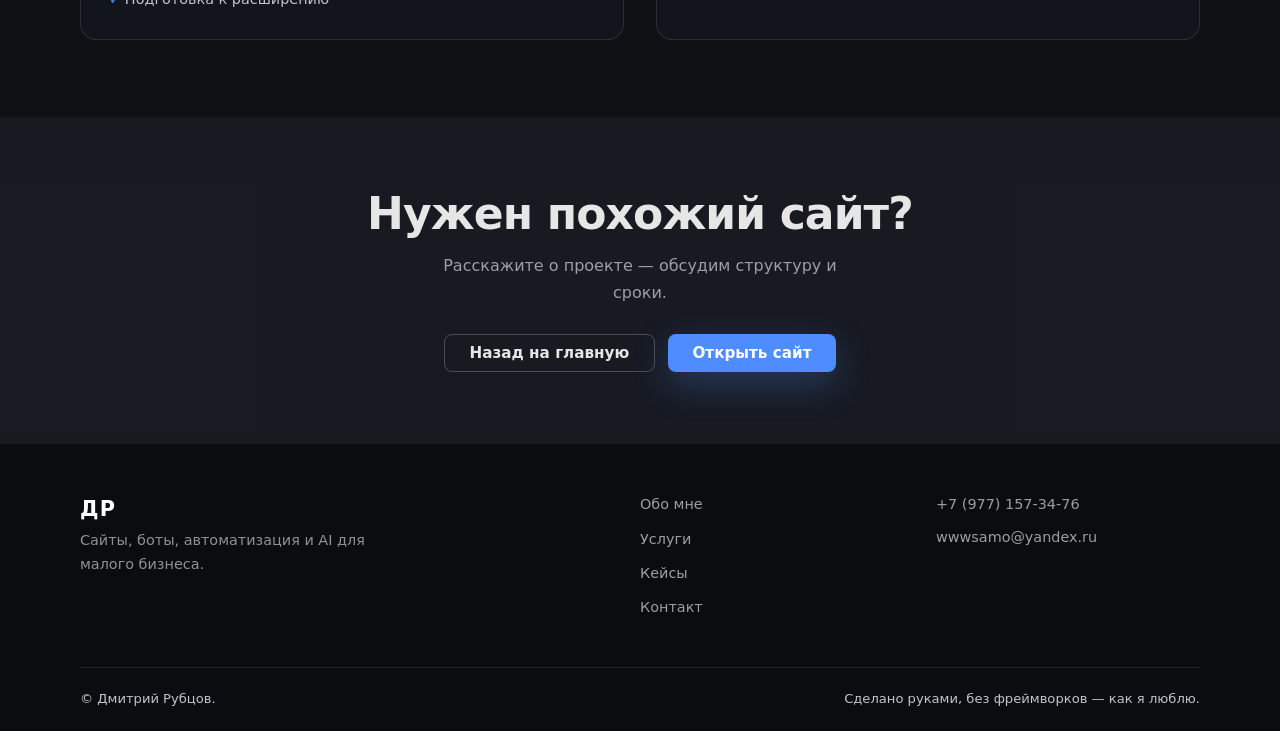
<file: projects/wife-site.html>
<!DOCTYPE html>
<html lang="ru">
<head>
  <meta charset="UTF-8" />
  <meta name="viewport" content="width=device-width, initial-scale=1.0" />
  <meta name="description" content="Сайт-витрина для частного проекта — проект Дмитрия" />
  <title>Сайт-витрина — Дмитрий</title>
  <link rel="stylesheet" href="../styles.css" />
  <style>
    .proj-nav {
      position: sticky;
      top: 0;
      z-index: 200;
      background: rgba(247, 248, 255, .9);
      backdrop-filter: blur(14px);
      border-bottom: 1px solid var(--clr-border);
      padding: .85rem 0;
    }
    .proj-nav__inner {
      display: flex;
      align-items: center;
      justify-content: space-between;
      gap: 1rem;
    }
    .proj-nav__back {
      display: inline-flex;
      align-items: center;
      gap: .45rem;
      font-size: .9rem;
      font-weight: var(--fw-medium);
      color: var(--clr-muted);
      transition: color var(--t-fast);
    }
    .proj-nav__back:hover { color: var(--clr-accent); }
    .proj-nav__back svg { flex-shrink: 0; }

    .proj-hero {
      padding-block: clamp(3rem, 7vw, 5.5rem);
      text-align: center;
    }
    .proj-hero__tag {
      display: inline-block;
      padding: .3em .9em;
      border-radius: var(--r-pill);
      background: var(--clr-accent-bg);
      color: var(--clr-accent);
      font-size: .8rem;
      font-weight: var(--fw-semi);
      letter-spacing: .04em;
      margin-bottom: 1.25rem;
    }
    .proj-hero__title {
      max-width: 18ch;
      margin-inline: auto;
      margin-bottom: 1rem;
    }
    .proj-hero__desc {
      max-width: 52ch;
      margin-inline: auto;
      font-size: clamp(.95rem, 2vw, 1.1rem);
      color: var(--clr-muted);
    }

    .proj-img {
      background: var(--clr-surface-alt);
      padding-block: clamp(1.5rem, 4vw, 3rem);
    }
    .proj-img__wrap {
      border-radius: var(--r-lg);
      overflow: hidden;
      box-shadow: var(--shadow-lg);
      min-height: 300px;
      max-height: 520px;
      background: var(--clr-border);
    }
    .proj-img__wrap img {
      width: 100%;
      height: 100%;
      object-fit: cover;
      display: block;
    }

    .proj-content {
      padding-block: clamp(3rem, 6vw, 5rem);
    }
    .proj-content__grid {
      display: grid;
      gap: 2rem;
    }
    .proj-block {
      background: var(--clr-surface);
      border: 1px solid var(--clr-border);
      border-radius: var(--r-md);
      padding: 1.75rem;
    }
    .proj-block__label {
      font-size: .72rem;
      font-weight: var(--fw-bold);
      text-transform: uppercase;
      letter-spacing: .08em;
      color: var(--clr-accent);
      margin-bottom: .6rem;
    }
    .proj-block__text {
      font-size: .95rem;
      color: var(--clr-text-2);
      max-width: none;
    }
    .proj-block__list {
      display: flex;
      flex-direction: column;
      gap: .4rem;
    }
    .proj-block__list li {
      font-size: .9rem;
      color: var(--clr-text-2);
      padding-left: 1.1em;
      position: relative;
    }
    .proj-block__list li::before {
      content: '✓';
      position: absolute;
      left: 0;
      color: var(--clr-accent);
      font-weight: var(--fw-bold);
    }
    .proj-tags {
      display: flex;
      flex-wrap: wrap;
      gap: .5rem;
    }
    .proj-badge {
      display: inline-flex;
      align-items: center;
      gap: .4rem;
      padding: .3em .8em;
      border-radius: var(--r-pill);
      background: rgba(245, 158, 11, .1);
      color: #B45309;
      font-size: .78rem;
      font-weight: var(--fw-medium);
    }

    .proj-cta {
      background: var(--clr-surface-alt);
      padding-block: clamp(3rem, 6vw, 4.5rem);
      text-align: center;
    }
    .proj-cta h2 { margin-bottom: .75rem; }
    .proj-cta p  { color: var(--clr-muted); margin-bottom: 1.75rem; max-width: 44ch; margin-inline: auto; }
    .proj-cta__actions { display: flex; flex-wrap: wrap; gap: .85rem; justify-content: center; }

    .proj-hero__chips {
      display: flex;
      flex-wrap: wrap;
      gap: .5rem;
      justify-content: center;
      margin-top: 1.25rem;
    }

    @media (min-width: 768px) {
      .proj-content__grid { grid-template-columns: 1fr 1fr; }
    }
  </style>
</head>
<body>

  <nav class="proj-nav" aria-label="Навигация по странице">
    <div class="proj-nav__inner container">
      <a href="../index.html" class="proj-nav__back" aria-label="Вернуться к портфолио">
        <svg viewBox="0 0 24 24" fill="none" stroke="currentColor" stroke-width="2"
             stroke-linecap="round" stroke-linejoin="round" width="16" height="16">
          <path d="M19 12H5M12 5l-7 7 7 7"/>
        </svg>
        К портфолио
      </a>
      <a href="../index.html#contact" class="btn btn--primary" style="font-size:.85rem;padding:.5em 1.1em;">
        Написать мне
      </a>
    </div>
  </nav>

  <main>

    <section class="proj-hero">
      <div class="container">
        <span class="proj-hero__tag">Сайт-витрина</span>
        <h1 class="proj-hero__title">Сайт-витрина для частного проекта</h1>
        <p class="proj-hero__desc">
          Адаптивный сайт с аккуратной структурой, развивается постепенно.
        </p>
        <div class="proj-hero__chips" aria-label="Состав работы">
          <span class="tag">Сайт-витрина</span>
          <span class="tag">HTML / CSS</span>
          <span class="tag">Адаптив</span>
          <span class="tag">Cloudflare Pages</span>
        </div>
      </div>
    </section>

    <section class="proj-img">
      <div class="container">
        <div class="proj-img__wrap">
          <img src="../assets/projects/wife-site.jpg"
               alt="Скриншот сайта-витрины"
               loading="eager" />
        </div>
      </div>
    </section>

    <section class="proj-content">
      <div class="container">
        <div class="proj-content__grid">

          <div class="proj-block">
            <p class="proj-block__label">Задача</p>
            <p class="proj-block__text">
              Собрать понятный сайт-витрину, который можно улучшать и расширять.
            </p>
          </div>

          <div class="proj-block">
            <p class="proj-block__label">Решение</p>
            <p class="proj-block__text">
              Базовая версия на Cloudflare Pages + план доработок.
            </p>
          </div>

          <div class="proj-block">
            <p class="proj-block__label">Что сделано</p>
            <ul class="proj-block__list">
              <li>Структура блоков</li>
              <li>Адаптивность</li>
              <li>Чистая типографика</li>
              <li>Подготовка к расширению</li>
            </ul>
          </div>

          <div class="proj-block">
            <p class="proj-block__label">Статус</p>
            <span class="proj-badge">
              <svg viewBox="0 0 24 24" fill="none" stroke="currentColor" stroke-width="2"
                   width="13" height="13" stroke-linecap="round" stroke-linejoin="round">
                <circle cx="12" cy="12" r="10"/>
                <path d="M12 8v4M12 16h.01"/>
              </svg>
              В доработке
            </span>
          </div>

        </div>
      </div>
    </section>

    <section class="proj-cta">
      <div class="container">
        <h2>Нужен похожий сайт?</h2>
        <p>Расскажите о проекте — обсудим структуру и сроки.</p>
        <div class="proj-cta__actions">
          <a href="../index.html" class="btn btn--outline">Назад на главную</a>
          <a href="https://tubular-kleicha-93548d.netlify.app/" class="btn btn--primary"
             target="_blank" rel="noopener noreferrer">Открыть сайт</a>
        </div>
      </div>
    </section>

  </main>

  <footer class="footer" role="contentinfo">
    <div class="container footer__inner">
      <div class="footer__brand">
        <a href="../index.html" class="nav__logo" aria-label="На главную">ДР</a>
        <p>Сайты, боты, автоматизация и AI для малого бизнеса.</p>
      </div>
      <nav class="footer__nav" aria-label="Навигация в футере">
        <ul role="list">
          <li><a href="../index.html#about">Обо мне</a></li>
          <li><a href="../index.html#services">Услуги</a></li>
          <li><a href="../index.html#projects">Кейсы</a></li>
          <li><a href="../index.html#contact">Контакт</a></li>
        </ul>
      </nav>
      <address class="footer__contact">
        <a href="tel:+79771573476">+7 (977) 157-34-76</a>
        <a href="mailto:wwwsamo@yandex.ru">wwwsamo@yandex.ru</a>
      </address>
    </div>
    <div class="footer__bottom container">
      <p>&copy; <span id="year"></span> Дмитрий Рубцов.</p>
      <p>Сделано руками, без фреймворков — как я люблю.</p>
    </div>
  </footer>

  <script src="../script.js"></script>
</body>
</html>
</file>
<file: styles.css>
/* ============================================================
   ДИЗАЙН-ТОКЕНЫ
   ============================================================ */
:root {
  /* Палитра — тёмная тема */
  --clr-bg:          #0f1115;
  --clr-surface:     rgba(23, 26, 33, .55);
  --clr-surface-alt: rgba(30, 34, 44, .60);
  --clr-border:      rgba(255, 255, 255, .10);
  --clr-text:        #e6e6e6;
  --clr-text-2:      #c0c5ce;
  --clr-muted:       #9aa0a6;
  --clr-accent:      #4f8cff;
  --clr-accent-dark: #6fa2ff;
  --clr-accent-bg:   rgba(79, 140, 255, .12);
  --clr-success:     #10B981;
  --clr-error:       #EF4444;

  /* Типографика */
  --ff: system-ui, -apple-system, 'Segoe UI', Roboto, sans-serif;
  --fw-normal: 400;
  --fw-medium: 500;
  --fw-semi:   600;
  --fw-bold:   700;

  /* Скругления */
  --r-sm:  8px;
  --r-md:  16px;
  --r-lg:  24px;
  --r-xl:  32px;
  --r-pill: 100px;

  /* Тени */
  --shadow-xs:     0 1px 3px rgba(0, 0, 0, .30);
  --shadow-sm:     0 2px 8px  rgba(0, 0, 0, .40);
  --shadow-md:     0 8px 24px rgba(0, 0, 0, .45);
  --shadow-lg:     0 18px 60px rgba(0, 0, 0, .55);
  --shadow-accent: 0 12px 36px rgba(79, 140, 255, .28);
  --shadow-card:   0 18px 60px rgba(0, 0, 0, .45);

  /* Переходы */
  --t-fast:   0.15s ease;
  --t-base:   0.25s ease;
  --t-slow:   0.40s ease;

  /* Высота навигации */
  --nav-h: 68px;
}


/* ============================================================
   RESET
   ============================================================ */
*, *::before, *::after { box-sizing: border-box; margin: 0; padding: 0; }

html {
  scroll-behavior: smooth;
  scroll-padding-top: var(--nav-h);
  -webkit-text-size-adjust: 100%;
}

body {
  font-family: var(--ff);
  font-weight: var(--fw-normal);
  font-size: 1rem;
  line-height: 1.7;
  color: var(--clr-text);
  background:
    radial-gradient(900px 400px at 20% 10%, rgba(79,140,255,.18), transparent 60%),
    radial-gradient(700px 320px at 80% 0%,  rgba(111,162,255,.14), transparent 60%),
    linear-gradient(0deg,  rgba(255,255,255,.04) 1px, transparent 1px),
    linear-gradient(90deg, rgba(255,255,255,.04) 1px, transparent 1px),
    var(--clr-bg);
  background-size: auto, auto, 44px 44px, 44px 44px, auto;
  background-attachment: fixed;
  overflow-x: hidden;
  min-height: 100dvh;
}

img, svg, video { display: block; max-width: 100%; }
img { height: auto; }

a  { color: inherit; text-decoration: none; }
ul, ol { list-style: none; }
button { cursor: pointer; font: inherit; border: none; background: none; color: inherit; }
input, textarea, select { font: inherit; color: inherit; }
abbr { text-decoration: underline dotted; cursor: help; }


/* ============================================================
   ТИПОГРАФИКА — базовый масштаб (fluid)
   ============================================================ */

/* Заголовки */
h1 { font-size: clamp(2.4rem, 6vw + 1rem, 5rem);   font-weight: var(--fw-bold);  line-height: 1.08; letter-spacing: -.03em; }
h2 { font-size: clamp(1.8rem, 3.5vw, 2.75rem);      font-weight: var(--fw-bold);  line-height: 1.15; letter-spacing: -.02em; }
h3 { font-size: clamp(1.1rem, 2vw, 1.35rem);         font-weight: var(--fw-semi);  line-height: 1.3;  }
h4 { font-size: 1rem;                                 font-weight: var(--fw-semi);  line-height: 1.4;  }

p  { color: var(--clr-text-2); max-width: 68ch; }

strong { font-weight: var(--fw-semi); color: var(--clr-text); }

/* Текстовые утилиты */
.text-accent  { color: var(--clr-accent); }
.text-muted   { color: var(--clr-muted); }
.text-center  { text-align: center; }


/* ============================================================
   СЕТКА И КОНТЕЙНЕР
   ============================================================ */
.container {
  width: min(1120px, 100% - 2.5rem);
  margin-inline: auto;
}

/* Секция */
.section {
  padding-block: clamp(4.5rem, 9vw, 8rem);
  position: relative;
}

/* Шапка секции */
.section__title {
  text-align: center;
  margin-bottom: .6rem;
}

.section__subtitle {
  text-align: center;
  color: var(--clr-muted);
  font-size: clamp(.95rem, 2vw, 1.1rem);
  margin-bottom: clamp(2.5rem, 5vw, 4rem);
  max-width: 55ch;
  margin-inline: auto;
}

/* Акцентная черта под заголовком */
.section__title::after {
  content: '';
  display: block;
  width: 40px;
  height: 4px;
  border-radius: var(--r-pill);
  background: linear-gradient(90deg, var(--clr-accent), #A78BFA);
  margin: .7rem auto 0;
}


/* ============================================================
   ГРАДИЕНТНЫЕ ПЯТНА (декоративный фон)
   — рисуются через псевдоэлементы секций
   ============================================================ */

/* Глобальный лёгкий фон */
body::before {
  content: '';
  position: fixed;
  inset: 0;
  z-index: -1;
  background:
    radial-gradient(ellipse 70% 55% at 5%  10%, rgba(91,124,250,.07)  0%, transparent 65%),
    radial-gradient(ellipse 50% 45% at 95% 15%, rgba(168,85,247,.05)  0%, transparent 60%),
    radial-gradient(ellipse 60% 50% at 50% 95%, rgba(34,197,94,.04)   0%, transparent 60%);
  pointer-events: none;
}

/* Пятно на hero */
.hero::before {
  content: '';
  position: absolute;
  inset: 0;
  z-index: 0;
  background:
    radial-gradient(ellipse 80% 70% at 50% -10%, rgba(91,124,250,.13) 0%, transparent 65%),
    radial-gradient(ellipse 40% 35% at 85%  60%, rgba(168,85,247,.08) 0%, transparent 55%),
    radial-gradient(ellipse 35% 30% at 10%  70%, rgba(34,211,238,.07) 0%, transparent 55%);
  pointer-events: none;
}

/* Пятно на process */
.process::before {
  content: '';
  position: absolute;
  inset: 0;
  z-index: 0;
  background:
    radial-gradient(ellipse 65% 60% at 95% 50%, rgba(91,124,250,.09) 0%, transparent 60%),
    radial-gradient(ellipse 50% 45% at  5% 50%, rgba(168,85,247,.07) 0%, transparent 55%);
  pointer-events: none;
}

/* Содержимое поверх блобов */
.hero > *,
.process > * { position: relative; z-index: 1; }


/* ============================================================
   КНОПКИ
   ============================================================ */
.btn {
  display: inline-flex;
  align-items: center;
  justify-content: center;
  gap: .45rem;
  padding: .7em 1.6em;
  border-radius: var(--r-sm);
  font-size: .95rem;
  font-weight: var(--fw-semi);
  line-height: 1;
  white-space: nowrap;
  transition:
    background  var(--t-base),
    color       var(--t-base),
    box-shadow  var(--t-base),
    transform   var(--t-fast),
    border-color var(--t-base);
  cursor: pointer;
}

/* Primary */
.btn--primary {
  background: var(--clr-accent);
  color: #fff;
  box-shadow: 0 12px 36px rgba(79,140,255,.28);
}
.btn--primary:hover {
  background: var(--clr-accent-dark);
  box-shadow: 0 16px 44px rgba(79,140,255,.33);
  transform: translateY(-2px);
}
.btn--primary:active {
  transform: translateY(1px);
  box-shadow: 0 4px 12px rgba(79,140,255,.18);
}

/* Outline */
.btn--outline {
  background: transparent;
  border: 1px solid rgba(255,255,255,.22);
  color: var(--clr-text);
}
.btn--outline:hover {
  border-color: rgba(79,140,255,.45);
  color: var(--clr-accent);
  transform: translateY(-2px);
  box-shadow: 0 4px 14px rgba(79,140,255,.15);
}
.btn--outline:active {
  transform: translateY(1px);
  box-shadow: 0 1px 3px rgba(91,124,250,.12);
}

/* С иконкой */
.btn--icon {
  display: inline-flex;
  align-items: center;
  gap: .5em;
}

.contact__messenger-btns {
  display: flex;
  flex-wrap: wrap;
  align-items: center;
  gap: .75rem;
  margin-top: .75rem;
}

.contact__email-link {
  color: var(--clr-accent);
  text-decoration: none;
  font-size: .95rem;
}
.contact__email-link:hover {
  text-decoration: underline;
}

/* WhatsApp */
.btn--whatsapp {
  background: #25d366;
  color: #fff;
  box-shadow: 0 2px 8px rgba(37,211,102,.25);
}
.btn--whatsapp:hover {
  background: #1ebe5d;
  box-shadow: 0 4px 14px rgba(37,211,102,.35);
  transform: translateY(-2px);
}
.btn--whatsapp:active {
  transform: translateY(1px);
  box-shadow: 0 1px 4px rgba(37,211,102,.18);
}

/* Размеры */
.btn--sm   { padding: .5em 1.1em; font-size: .85rem; }
.btn--full { width: 100%; }

/* Тег */
.tag {
  display: inline-block;
  padding: .25em .75em;
  border-radius: var(--r-pill);
  background: var(--clr-accent-bg);
  color: var(--clr-accent);
  font-size: .78rem;
  font-weight: var(--fw-medium);
  letter-spacing: .01em;
  transition: background var(--t-fast), color var(--t-fast);
}


/* ============================================================
   HEADER — sticky, glassmorphism
   ============================================================ */
.header {
  position: fixed;
  inset-block-start: 0;
  inset-inline: 0;
  height: var(--nav-h);
  z-index: 200;
  background: rgba(15, 17, 21, .60);
  backdrop-filter: blur(14px) saturate(160%);
  -webkit-backdrop-filter: blur(14px) saturate(160%);
  border-bottom: 1px solid rgba(255, 255, 255, .08);
  transition:
    background    var(--t-base),
    border-color  var(--t-base),
    box-shadow    var(--t-base);
}

.header.scrolled {
  background: rgba(15, 17, 21, .88);
  border-color: rgba(255, 255, 255, .12);
  box-shadow: 0 8px 30px rgba(0, 0, 0, .35);
}

.nav {
  display: flex;
  align-items: center;
  justify-content: space-between;
  height: 100%;
  gap: 1rem;
}

/* Логотип */
.nav__logo {
  font-size: 1.2rem;
  font-weight: var(--fw-bold);
  color: var(--clr-accent);
  letter-spacing: .06em;
  flex-shrink: 0;
  transition: opacity var(--t-fast);
}
.nav__logo:hover { opacity: .75; }

/* Список ссылок */
.nav__list {
  display: flex;
  align-items: center;
  gap: .25rem;
}

.nav__link {
  padding: .4em .65em;
  border-radius: var(--r-sm);
  font-size: .9rem;
  font-weight: var(--fw-medium);
  color: var(--clr-muted);
  position: relative;
  transition: color var(--t-fast);
}
.nav__link:hover { color: var(--clr-text); }
.nav__link.active {
  color: var(--clr-accent);
  background: var(--clr-accent-bg);
}

/* Плавное подчёркивание — scaleX(0 → 1) от левого края */
.nav__link:not(.nav__link--cta)::after {
  content: '';
  position: absolute;
  bottom: .3em;
  left: .65em;
  right: .65em;
  height: 1.5px;
  border-radius: 1px;
  background: currentColor;
  transform: scaleX(0);
  transform-origin: left;
  transition: transform var(--t-fast);
}
.nav__link:not(.nav__link--cta):hover::after,
.nav__link.active:not(.nav__link--cta)::after {
  transform: scaleX(1);
}

/* CTA-ссылка в навигации */
.nav__link--cta {
  margin-left: .5rem;
  padding: .45em 1.1em;
  background: var(--clr-accent);
  color: #fff !important;
  border-radius: var(--r-pill);
  font-weight: var(--fw-semi);
}
.nav__link--cta:hover {
  background: var(--clr-accent-dark) !important;
  transform: translateY(-1px);
}

/* Бургер */
.nav__burger {
  display: none;
  flex-direction: column;
  justify-content: center;
  gap: 5px;
  width: 36px;
  height: 36px;
  padding: 6px;
  border-radius: var(--r-sm);
  flex-shrink: 0;
  transition: background var(--t-fast);
}
.nav__burger:hover { background: var(--clr-accent-bg); }

.nav__burger span {
  display: block;
  height: 2px;
  border-radius: 2px;
  background: var(--clr-text);
  transform-origin: center;
  transition: transform var(--t-base), opacity var(--t-base), width var(--t-base);
}
.nav__burger span:nth-child(1) { width: 20px; }
.nav__burger span:nth-child(2) { width: 14px; }
.nav__burger span:nth-child(3) { width: 17px; }

.nav__burger.open span:nth-child(1) { width: 20px; transform: translateY(7px) rotate(45deg); }
.nav__burger.open span:nth-child(2) { opacity: 0; transform: scaleX(0); }
.nav__burger.open span:nth-child(3) { width: 20px; transform: translateY(-7px) rotate(-45deg); }


/* ============================================================
   HERO
   ============================================================ */
.hero {
  min-height: 100dvh;
  display: flex;
  flex-direction: column;
  align-items: center;
  justify-content: center;
  text-align: center;
  padding-top: var(--nav-h);
  padding-bottom: 5rem;
  overflow: hidden;
}

.hero__content {
  max-width: 780px;
  display: flex;
  flex-direction: column;
  align-items: center;
  gap: .1rem;
}

/* Приветствие */
.hero__greeting {
  display: inline-flex;
  align-items: center;
  gap: .5rem;
  padding: .35em 1em;
  border-radius: var(--r-pill);
  background: var(--clr-accent-bg);
  color: var(--clr-accent);
  font-size: .85rem;
  font-weight: var(--fw-semi);
  letter-spacing: .06em;
  text-transform: uppercase;
  margin-bottom: 1.25rem;
  opacity: 0;
  animation: fadeUp .55s ease .1s both;
}
.hero__greeting::before {
  content: '';
  display: inline-block;
  width: 7px;
  height: 7px;
  border-radius: 50%;
  background: var(--clr-accent);
  animation: pulse 2s ease infinite;
}

/* Имя */
.hero__name {
  margin-bottom: .6rem;
  opacity: 0;
  animation: fadeUp .6s ease .25s both;
  background: linear-gradient(90deg, #e9eefc, #b7c8ff 45%, #e9eefc);
  -webkit-background-clip: text;
  background-clip: text;
  color: transparent;
}
@supports not (-webkit-background-clip: text) {
  .hero__name { color: var(--clr-text); background: none; }
}

/* Подчёркнутое слово */
.hero__name em {
  font-style: normal;
  color: var(--clr-accent);
  position: relative;
  white-space: nowrap;
}
.hero__name em::after {
  content: '';
  position: absolute;
  left: 0; right: 0;
  bottom: .05em;
  height: .06em;
  border-radius: var(--r-pill);
  background: linear-gradient(90deg, var(--clr-accent), #A78BFA);
  opacity: .5;
}

/* Роль */
.hero__role {
  font-size: clamp(1.05rem, 2.5vw, 1.4rem);
  color: var(--clr-muted);
  font-weight: var(--fw-medium);
  margin-bottom: .9rem;
  opacity: 0;
  animation: fadeUp .6s ease .4s both;
}

/* Описание */
.hero__desc {
  font-size: clamp(.95rem, 2vw, 1.1rem);
  color: var(--clr-muted);
  max-width: 55ch;
  margin-bottom: 2rem;
  opacity: 0;
  animation: fadeUp .6s ease .5s both;
}

/* Кнопки */
.hero__actions {
  display: flex;
  flex-wrap: wrap;
  gap: .85rem;
  justify-content: center;
  margin-bottom: 3rem;
  opacity: 0;
  animation: fadeUp .6s ease .6s both;
}

/* Статистика */
.hero__stats {
  display: flex;
  flex-wrap: wrap;
  gap: 2rem 3rem;
  justify-content: center;
  padding-top: 2rem;
  border-top: 1px solid var(--clr-border);
  opacity: 0;
  animation: fadeUp .6s ease .75s both;
}

.hero__stat { text-align: center; }

.hero__stat-num {
  display: block;
  font-size: clamp(1.6rem, 4vw, 2.2rem);
  font-weight: var(--fw-bold);
  color: var(--clr-accent);
  line-height: 1;
  letter-spacing: -.02em;
}

.hero__stat-label {
  font-size: .85rem;
  color: var(--clr-muted);
  margin-top: .25rem;
}

/* Плашки-принципы (hero__badges) */
.hero__badges {
  display: flex;
  flex-wrap: wrap;
  justify-content: center;
  gap: .5rem;
  list-style: none;
  padding: 1.75rem 0 0;
  margin-top: 1.75rem;
  border-top: 1px solid var(--clr-border);
  opacity: 0;
  animation: fadeUp .6s ease .75s both;
}

/* Скролл-хинт */
.hero__scroll-hint {
  position: absolute;
  bottom: 2rem;
  left: 50%;
  transform: translateX(-50%);
  display: flex;
  align-items: center;
  justify-content: center;
  width: 32px;
  height: 48px;
  border-radius: var(--r-pill);
  border: 2px solid var(--clr-border);
  color: var(--clr-accent);
  opacity: .7;
  transition: opacity var(--t-base);
  animation: fadeIn 1s ease 1.2s both;
}
.hero__scroll-hint:hover { opacity: 1; }

.hero__scroll-hint span {
  display: block;
  width: 4px;
  height: 10px;
  border-radius: var(--r-pill);
  background: var(--clr-accent);
  animation: scrollDot 1.8s ease-in-out infinite;
}


/* ============================================================
   ABOUT
   ============================================================ */
.about { background: var(--clr-surface); }

.about__grid {
  display: grid;
  gap: 2rem;
  align-items: center;
}

/* Фото */
.about__photo {
  position: relative;
  width: 200px;
  aspect-ratio: 1;
  border-radius: var(--r-lg);
  overflow: hidden;
  box-shadow: var(--shadow-md);
  margin-inline: auto;
  flex-shrink: 0;
}

.about__photo img {
  width: 100%;
  height: 100%;
  object-fit: cover;
}

.about__photo-placeholder {
  position: absolute;
  inset: 0;
  display: flex;
  align-items: center;
  justify-content: center;
  background: linear-gradient(135deg, var(--clr-surface-alt), var(--clr-border));
  font-size: 3rem;
  font-weight: var(--fw-bold);
  color: var(--clr-accent);
  letter-spacing: .05em;
}

/* Текст */
.about__subtitle {
  font-size: clamp(1.05rem, 2.5vw, 1.25rem);
  color: var(--clr-text);
  margin-bottom: 1rem;
}

.about__text p {
  margin-bottom: .9rem;
  font-size: 1rem;
}

/* Теги навыков */
.about__skills {
  display: flex;
  flex-wrap: wrap;
  gap: .5rem;
  margin-block: 1.25rem;
}

.about__text .btn { margin-top: .25rem; }


/* ============================================================
   SERVICES
   ============================================================ */
.services { background: var(--clr-surface-alt); }

.services__grid {
  display: grid;
  gap: 1.25rem;
}

.service-card {
  background: var(--clr-surface);
  border-radius: 18px;
  padding: 1.75rem;
  box-shadow: var(--shadow-card);
  border: 1px solid var(--clr-border);
  backdrop-filter: blur(10px);
  -webkit-backdrop-filter: blur(10px);
  transition:
    transform    var(--t-base),
    box-shadow   var(--t-base),
    border-color var(--t-base);
}

.service-card:hover {
  transform: translateY(-4px);
  box-shadow: var(--shadow-lg);
  border-color: rgba(79, 140, 255, .35);
}

.service-card__icon {
  width: 48px;
  height: 48px;
  padding: 11px;
  border-radius: var(--r-sm);
  background: var(--clr-accent-bg);
  color: var(--clr-accent);
  margin-bottom: 1.1rem;
  transition: background var(--t-base), color var(--t-base);
}
.service-card:hover .service-card__icon {
  background: var(--clr-accent);
  color: #fff;
}
.service-card__icon svg { width: 100%; height: 100%; }

.service-card__title {
  margin-bottom: .5rem;
  color: var(--clr-text);
}

.service-card__desc {
  font-size: .9rem;
  margin-bottom: 1rem;
  max-width: none;
}

.service-card__list {
  display: flex;
  flex-direction: column;
  gap: .35rem;
}

.service-card__list li {
  font-size: .85rem;
  color: var(--clr-muted);
  padding-left: 1.1em;
  position: relative;
}
.service-card__list li::before {
  content: '✓';
  position: absolute;
  left: 0;
  color: var(--clr-accent);
  font-weight: var(--fw-bold);
}


/* ============================================================
   PORTFOLIO
   ============================================================ */
.portfolio { background: var(--clr-surface); }

/* Фильтры */
.portfolio__filters {
  display: flex;
  flex-wrap: wrap;
  justify-content: center;
  gap: .5rem;
  margin-bottom: clamp(1.75rem, 4vw, 3rem);
}

.filter-btn {
  padding: .45em 1.2em;
  border-radius: var(--r-pill);
  border: 1.5px solid var(--clr-border);
  background: transparent;
  color: var(--clr-muted);
  cursor: pointer;
  font-size: .875rem;
  font-weight: var(--fw-medium);
  transition:
    border-color var(--t-fast),
    background   var(--t-fast),
    color        var(--t-fast),
    box-shadow   var(--t-fast),
    transform    var(--t-fast);
}
.filter-btn:hover {
  border-color: var(--clr-accent);
  color: var(--clr-accent);
  background: var(--clr-accent-bg);
  transform: translateY(-1px);
}
.filter-btn--active {
  background: var(--clr-accent);
  border-color: var(--clr-accent);
  color: #fff;
  box-shadow: 0 4px 14px rgba(91,124,250,.35);
  transform: translateY(-1px);
}

/* Сетка */
.portfolio__grid {
  display: grid;
  gap: 1.5rem;
}

/* Карточка */
.portfolio-card {
  background: var(--clr-surface);
  border-radius: var(--r-md);
  border: 1px solid var(--clr-border);
  box-shadow: var(--shadow-xs);
  overflow: hidden;
  display: flex;
  flex-direction: column;
  transition:
    transform    var(--t-base),
    box-shadow   var(--t-base),
    border-color var(--t-base);
}
.portfolio-card:hover {
  transform: translateY(-6px);
  box-shadow: var(--shadow-lg);
  border-color: rgba(91,124,250,.3);
}

.portfolio-card.hidden { display: none; }

/* Изображение */
.portfolio-card__img {
  position: relative;
  aspect-ratio: 16 / 10;
  background: var(--clr-surface-alt);
  overflow: hidden;
}

.portfolio-card__img img {
  width: 100%;
  height: 100%;
  object-fit: cover;
  transition: transform .5s ease;
}
.portfolio-card:hover .portfolio-card__img img {
  transform: scale(1.04);
}

.portfolio-card__img-placeholder {
  position: absolute;
  inset: 0;
  display: flex;
  align-items: center;
  justify-content: center;
  font-size: 3rem;
  font-weight: var(--fw-bold);
  color: var(--clr-border);
  letter-spacing: .1em;
}

/* Оверлей с кнопкой */
.portfolio-card__overlay {
  position: absolute;
  inset: 0;
  display: flex;
  align-items: center;
  justify-content: center;
  background: rgba(17, 24, 39, .45);
  backdrop-filter: blur(2px);
  opacity: 0;
  transition: opacity var(--t-base);
}
.portfolio-card:hover .portfolio-card__overlay { opacity: 1; }

/* Тело */
.portfolio-card__body {
  padding: 1.35rem;
  display: flex;
  flex-direction: column;
  flex: 1;
}

.portfolio-card__title {
  color: var(--clr-text);
  margin-bottom: .4rem;
  font-size: 1.05rem;
}

.portfolio-card__desc {
  font-size: .9rem;
  flex: 1;
  margin-bottom: 1rem;
  max-width: none;
}

/* Футер карточки */
.portfolio-card__footer {
  display: flex;
  align-items: center;
  gap: .75rem;
  flex-wrap: wrap;
}

.portfolio-card__tags {
  display: flex;
  flex-wrap: wrap;
  gap: .35rem;
  flex: 1;
}

.portfolio-card__gh {
  color: var(--clr-muted);
  transition: color var(--t-fast), transform var(--t-fast);
  flex-shrink: 0;
}
.portfolio-card__gh:hover {
  color: var(--clr-text);
  transform: scale(1.15);
}


/* ============================================================
   PROCESS
   ============================================================ */
.process { background: var(--clr-surface-alt); }

.process__list {
  display: grid;
  gap: 1.25rem;
  counter-reset: process;
}

.process-step {
  display: flex;
  gap: 1.25rem;
  align-items: flex-start;
  background: var(--clr-surface);
  border-radius: var(--r-md);
  padding: 1.5rem;
  box-shadow: var(--shadow-xs);
  border: 1px solid var(--clr-border);
  transition: transform var(--t-base), box-shadow var(--t-base);
}
.process-step:hover {
  transform: translateX(4px);
  box-shadow: var(--shadow-sm);
}

.process-step__num {
  font-size: 1.3rem;
  font-weight: var(--fw-bold);
  color: var(--clr-accent);
  background: var(--clr-accent-bg);
  border-radius: var(--r-sm);
  width: 48px;
  height: 48px;
  display: flex;
  align-items: center;
  justify-content: center;
  flex-shrink: 0;
  letter-spacing: -.03em;
  line-height: 1;
}

.process-step__title {
  color: var(--clr-text);
  margin-bottom: .3rem;
}

.process-step__desc { font-size: .925rem; max-width: none; }


/* ============================================================
   TESTIMONIALS
   ============================================================ */
.testimonials { background: var(--clr-surface); }

.testimonials__grid {
  display: grid;
  gap: 1.25rem;
}

.testimonial-card {
  background: var(--clr-surface);
  border: 1px solid var(--clr-border);
  border-radius: var(--r-md);
  padding: 1.75rem;
  box-shadow: var(--shadow-xs);
  position: relative;
  transition: transform var(--t-base), box-shadow var(--t-base);
}
.testimonial-card:hover {
  transform: translateY(-4px);
  box-shadow: var(--shadow-md);
}

/* Кавычка */
.testimonial-card::before {
  content: '\201C';
  position: absolute;
  top: .75rem;
  right: 1.25rem;
  font-size: 5rem;
  line-height: 1;
  color: var(--clr-accent-bg);
  font-family: Georgia, serif;
  pointer-events: none;
  user-select: none;
}

.testimonial-card__text {
  font-size: 1rem;
  color: var(--clr-text-2);
  line-height: 1.75;
  margin-bottom: 1.25rem;
  font-style: italic;
  max-width: none;
}

.testimonial-card__footer {
  display: flex;
  align-items: center;
  gap: .85rem;
  flex-wrap: wrap;
}

.testimonial-card__avatar {
  width: 44px;
  height: 44px;
  border-radius: 50%;
  background: linear-gradient(135deg, var(--clr-accent), #A78BFA);
  color: #fff;
  font-weight: var(--fw-bold);
  font-size: .8rem;
  display: flex;
  align-items: center;
  justify-content: center;
  flex-shrink: 0;
  letter-spacing: .05em;
}

.testimonial-card__name {
  display: block;
  font-style: normal;
  font-weight: var(--fw-semi);
  color: var(--clr-text);
  font-size: .925rem;
}

.testimonial-card__role {
  font-size: .8rem;
  color: var(--clr-muted);
  max-width: none;
}

.testimonial-card__stars {
  margin-left: auto;
  color: #F59E0B;
  font-size: 1rem;
  letter-spacing: .05em;
}


/* ============================================================
   FAQ — нативный аккордеон <details>/<summary>
   ============================================================ */
.faq { background: var(--clr-surface-alt); }

.faq__list {
  display: flex;
  flex-direction: column;
  gap: .75rem;
  max-width: 760px;
  margin-inline: auto;
}

.faq-item {
  background: var(--clr-surface);
  border-radius: 18px;
  border: 1px solid var(--clr-border);
  box-shadow: var(--shadow-card);
  backdrop-filter: blur(10px);
  -webkit-backdrop-filter: blur(10px);
  overflow: hidden;
  transition: box-shadow var(--t-base), border-color var(--t-base), transform var(--t-base);
}

.faq-item:not([open]):hover {
  transform: translateY(-4px);
  border-color: rgba(79, 140, 255, .35);
  box-shadow: var(--shadow-lg);
}

.faq-item[open] {
  border-color: rgba(79, 140, 255, .35);
  box-shadow: var(--shadow-md);
}

.faq-item__question {
  display: flex;
  align-items: center;
  justify-content: space-between;
  gap: 1rem;
  padding: 1.2rem 1.4rem;
  font-size: 1rem;
  font-weight: var(--fw-semi);
  color: var(--clr-text);
  cursor: pointer;
  list-style: none;
  user-select: none;
  transition: color var(--t-fast), background var(--t-fast);
}

/* Убираем дефолтный треугольник */
.faq-item__question::-webkit-details-marker { display: none; }
.faq-item__question::marker { display: none; }

.faq-item__question:hover { color: var(--clr-accent); }

/* Иконка «+» → «–» */
.faq-item__icon {
  width: 24px;
  height: 24px;
  border-radius: 50%;
  background: var(--clr-accent-bg);
  color: var(--clr-accent);
  flex-shrink: 0;
  display: flex;
  align-items: center;
  justify-content: center;
  transition: background var(--t-base), transform var(--t-base);
}

/* Рисуем крест через псевдоэлементы */
.faq-item__icon::before,
.faq-item__icon::after {
  content: '';
  position: absolute;
  width: 10px;
  height: 2px;
  border-radius: 1px;
  background: currentColor;
  transition: transform var(--t-base);
}
.faq-item__icon { position: relative; }
.faq-item__icon::after { transform: rotate(90deg); }

.faq-item[open] .faq-item__icon {
  background: var(--clr-accent);
  color: #fff;
  transform: rotate(45deg);
}

.faq-item__answer {
  padding: 0 1.4rem 1.25rem;
  border-top: 1px solid var(--clr-border);
}

.faq-item__answer p {
  font-size: .95rem;
  color: var(--clr-text-2);
  padding-top: 1rem;
  max-width: none;
}


/* ============================================================
   WHY — Почему со мной спокойно работать
   ============================================================ */
.why { background: var(--clr-surface-alt); }

.why__grid {
  display: grid;
  gap: 1.25rem;
}

.why-card {
  background: var(--clr-surface);
  border-radius: 18px;
  padding: 1.75rem;
  box-shadow: var(--shadow-card);
  border: 1px solid var(--clr-border);
  border-left: 3px solid var(--clr-accent);
  backdrop-filter: blur(10px);
  -webkit-backdrop-filter: blur(10px);
  transition:
    transform    var(--t-base),
    box-shadow   var(--t-base),
    border-color var(--t-base);
}

.why-card:hover {
  transform: translateY(-4px);
  box-shadow: var(--shadow-lg);
  border-color: rgba(79, 140, 255, .35);
}

.why-card__icon {
  width: 44px;
  height: 44px;
  padding: 10px;
  border-radius: var(--r-sm);
  background: var(--clr-accent-bg);
  color: var(--clr-accent);
  margin-bottom: 1rem;
  transition: background var(--t-base), color var(--t-base);
}

.why-card:hover .why-card__icon {
  background: var(--clr-accent);
  color: #fff;
}

.why-card__icon svg { width: 100%; height: 100%; }

.why-card__title {
  color: var(--clr-text);
  margin-bottom: .4rem;
}

.why-card__desc {
  font-size: .9rem;
  margin: 0;
  max-width: none;
}


/* ============================================================
   PROJECTS — Проекты
   ============================================================ */
.projects { background: var(--clr-surface-alt); }

.projects__grid {
  display: grid;
  gap: 1.25rem;
}

.project-card {
  background: var(--clr-surface);
  border-radius: 18px;
  box-shadow: var(--shadow-card);
  border: 1px solid var(--clr-border);
  backdrop-filter: blur(10px);
  -webkit-backdrop-filter: blur(10px);
  display: flex;
  flex-direction: column;
  transition:
    transform    var(--t-base),
    box-shadow   var(--t-base),
    border-color var(--t-base);
}

@media (hover: hover) {
  .project-card:hover {
    transform: translateY(-4px);
    box-shadow: var(--shadow-lg);
    border-color: rgba(79, 140, 255, .35);
  }
  .project-card:hover .project-card__img img {
    transform: scale(1.03);
  }
}

.project-card__img {
  aspect-ratio: 16 / 9;
  overflow: hidden;
  border-radius: 18px 18px 0 0;
  background: var(--clr-surface-alt);
}

.project-card__img img {
  width: 100%;
  height: 100%;
  object-fit: cover;
  display: block;
  transition: transform .4s ease;
}

.project-card__body {
  padding: 1.75rem 1.75rem 1rem;
  flex: 1;
}

.project-card__title {
  color: var(--clr-text);
  margin-bottom: .6rem;
}

.project-card__desc {
  font-size: .9rem;
  max-width: none;
  line-height: 1.65;
}

.project-card__footer {
  padding: 1rem 1.75rem 1.75rem;
  display: flex;
  gap: .65rem;
  flex-wrap: wrap;
  border-top: 1px solid var(--clr-border);
  margin-top: auto;
}


/* ============================================================
   WHO — Кому я подойду
   ============================================================ */
.who { background: var(--clr-surface); }

.who__list {
  display: grid;
  gap: .85rem;
  max-width: 760px;
  margin-inline: auto;
}

.who-item {
  display: flex;
  align-items: flex-start;
  gap: .85rem;
  padding: 1rem 1.25rem;
  background: var(--clr-surface-alt);
  border-radius: var(--r-md);
  border: 1px solid var(--clr-border);
  transition: border-color var(--t-fast), box-shadow var(--t-fast);
}

.who-item:hover {
  border-color: rgba(91, 124, 250, .35);
  box-shadow: var(--shadow-xs);
}

.who-item__icon {
  width: 20px;
  height: 20px;
  flex-shrink: 0;
  color: var(--clr-accent);
  margin-top: .2rem;
}

.who-item__icon svg { width: 100%; height: 100%; }

.who-item__text {
  font-size: .95rem;
  margin: 0;
  max-width: none;
  line-height: 1.55;
}


/* ============================================================
   CONTACT
   ============================================================ */
.contact { background: var(--clr-surface); }

.contact__inner {
  display: grid;
  gap: 3.5rem;
  max-width: 900px;
  margin-inline: auto;
}

.contact__subtitle {
  text-align: center;
  color: var(--clr-muted);
  font-size: clamp(.95rem, 2vw, 1.1rem);
  margin-top: -2rem;
  margin-bottom: 0;
  max-width: 55ch;
  margin-inline: auto;
}

/* Форма */
.contact__form {
  display: flex;
  flex-direction: column;
  gap: 1.1rem;
}

.contact__form-row {
  display: grid;
  gap: 1.1rem;
}

/* Группа */
.form-group {
  display: flex;
  flex-direction: column;
  gap: .35rem;
}

.form-group label {
  font-size: .85rem;
  font-weight: var(--fw-medium);
  color: var(--clr-text-2);
}
.form-group label abbr { text-decoration: none; color: var(--clr-error); }

.form-group input,
.form-group textarea,
.form-group select {
  background: var(--clr-bg);
  border: 1.5px solid var(--clr-border);
  border-radius: var(--r-sm);
  padding: .7rem .95rem;
  color: var(--clr-text);
  transition:
    border-color var(--t-fast),
    box-shadow   var(--t-fast),
    background   var(--t-fast);
  appearance: none;
}

.form-group textarea { resize: vertical; min-height: 120px; }

.form-group select {
  background-image: url("data:image/svg+xml,%3Csvg xmlns='http://www.w3.org/2000/svg' width='12' height='8' viewBox='0 0 12 8'%3E%3Cpath d='M1 1l5 5 5-5' stroke='%236B7280' stroke-width='1.5' fill='none' stroke-linecap='round'/%3E%3C/svg%3E");
  background-repeat: no-repeat;
  background-position: right .9rem center;
  padding-right: 2.5rem;
}

.form-group input:focus,
.form-group textarea:focus,
.form-group select:focus {
  outline: none;
  border-color: var(--clr-accent);
  box-shadow: 0 0 0 3px rgba(91,124,250,.15);
  background: var(--clr-surface);
}

.form-group input.invalid,
.form-group textarea.invalid { border-color: var(--clr-error); }
.form-group input.invalid:focus,
.form-group textarea.invalid:focus {
  box-shadow: 0 0 0 3px rgba(239,68,68,.15);
}

.form-error {
  font-size: .8rem;
  color: var(--clr-error);
  min-height: 1em;
}

.form-success {
  text-align: center;
  color: var(--clr-success);
  font-weight: var(--fw-medium);
  padding: .75rem;
  border-radius: var(--r-sm);
  background: rgba(16,185,129,.08);
}

/* Контактная информация */
.contact__info {
  font-style: normal;
  display: flex;
  flex-direction: column;
  gap: 2rem;
}

.contact__details {
  display: flex;
  flex-direction: column;
  gap: .75rem;
}

.contact__link {
  display: inline-flex;
  align-items: center;
  gap: .6rem;
  font-size: 1rem;
  font-weight: var(--fw-medium);
  color: var(--clr-text-2);
  transition: color var(--t-fast);
}
.contact__link:hover { color: var(--clr-accent); }
.contact__link svg { flex-shrink: 0; color: var(--clr-accent); }

.contact__socials {
  display: flex;
  gap: .75rem;
}

.social-link {
  width: 44px;
  height: 44px;
  border-radius: 50%;
  border: 1.5px solid var(--clr-border);
  color: var(--clr-muted);
  display: flex;
  align-items: center;
  justify-content: center;
  transition:
    color        var(--t-fast),
    border-color var(--t-fast),
    background   var(--t-fast),
    transform    var(--t-fast),
    box-shadow   var(--t-fast);
}
.social-link:hover {
  color: #fff;
  background: var(--clr-accent);
  border-color: var(--clr-accent);
  transform: translateY(-3px);
  box-shadow: 0 6px 16px rgba(91,124,250,.35);
}


/* ============================================================
   FOOTER
   ============================================================ */
.footer {
  background: #0a0c10;
  color: rgba(255,255,255,.7);
  font-size: .9rem;
}

.footer__inner {
  display: grid;
  gap: 2rem;
  padding-block: 3rem;
}

.footer__brand .nav__logo {
  font-size: 1.3rem;
  margin-bottom: .6rem;
  color: #fff;
}

.footer__brand p {
  color: rgba(255,255,255,.55);
  font-size: .9rem;
  max-width: 32ch;
}

.footer__nav ul {
  display: flex;
  flex-direction: column;
  gap: .6rem;
}

.footer__nav a {
  color: rgba(255,255,255,.6);
  transition: color var(--t-fast);
  font-size: .9rem;
  position: relative;
}
.footer__nav a:hover { color: #fff; }

.footer__contact {
  font-style: normal;
  display: flex;
  flex-direction: column;
  gap: .5rem;
}

.footer__contact a {
  color: rgba(255,255,255,.6);
  transition: color var(--t-fast);
  font-size: .9rem;
  position: relative;
}
.footer__contact a:hover { color: #fff; }

/* Подчёркивание для ссылок футера */
.footer__nav a::after,
.footer__contact a::after {
  content: '';
  position: absolute;
  bottom: -1px;
  left: 0;
  right: 0;
  height: 1px;
  border-radius: 1px;
  background: currentColor;
  transform: scaleX(0);
  transform-origin: left;
  transition: transform var(--t-fast);
}
.footer__nav a:hover::after,
.footer__contact a:hover::after {
  transform: scaleX(1);
}

.footer__bottom {
  border-top: 1px solid rgba(255,255,255,.1);
  padding-block: 1.25rem;
  display: flex;
  flex-wrap: wrap;
  gap: .5rem;
  justify-content: space-between;
  font-size: .82rem;
  color: rgba(255,255,255,.6);
}


/* ============================================================
   КНОПКА «НАВЕРХ»
   ============================================================ */
.scroll-top {
  position: fixed;
  bottom: 1.5rem;
  right: 1.5rem;
  width: 46px;
  height: 46px;
  border-radius: var(--r-md);
  background: var(--clr-accent);
  color: #fff;
  display: flex;
  align-items: center;
  justify-content: center;
  box-shadow: var(--shadow-accent);
  z-index: 150;
  opacity: 0;
  transform: translateY(12px);
  pointer-events: none;
  transition:
    opacity   var(--t-base),
    transform var(--t-base),
    background var(--t-fast);
}
.scroll-top.visible {
  opacity: 1;
  transform: translateY(0);
  pointer-events: auto;
}
.scroll-top:hover {
  background: var(--clr-accent-dark);
  transform: translateY(-2px);
}


/* ============================================================
   АНИМАЦИИ
   ============================================================ */

/* Появление снизу */
@keyframes fadeUp {
  from { opacity: 0; transform: translateY(22px); }
  to   { opacity: 1; transform: translateY(0); }
}

/* Просто появление */
@keyframes fadeIn {
  from { opacity: 0; }
  to   { opacity: 1; }
}

/* Пульсация точки */
@keyframes pulse {
  0%, 100% { opacity: 1; transform: scale(1); }
  50%       { opacity: .5; transform: scale(.75); }
}

/* Скролл-точка в hero */
@keyframes scrollDot {
  0%   { opacity: 1; transform: translateY(-4px); }
  60%  { opacity: 0; transform: translateY(8px);  }
  100% { opacity: 0; transform: translateY(8px);  }
}

/* Reveal при скролле — добавляется JS'ом (карточки) */
.reveal {
  opacity: 0;
  transform: translateY(14px);
  filter: blur(6px);
  transition: opacity .7s ease, transform .7s ease, filter .7s ease;
}
.reveal.visible,
.reveal.is-visible {
  opacity: 1;
  transform: none;
  filter: none;
}

/* Reveal для секций — только сдвиг, без opacity (карточки внутри анимируются сами) */
section.reveal,
footer.reveal {
  opacity: 1;
  filter: none;
  transform: translateY(16px);
  transition: transform .7s ease;
}
section.reveal.is-visible,
footer.reveal.is-visible {
  transform: none;
}

/* Reveal для заголовков секций */
.sec-reveal {
  opacity: 0;
  transform: translateY(12px);
  transition: opacity .55s ease, transform .55s ease;
}
.sec-reveal.visible {
  opacity: 1;
  transform: none;
}

@media (prefers-reduced-motion: reduce) {
  .reveal, section.reveal, footer.reveal, .sec-reveal {
    transition: none;
    opacity: 1;
    transform: none;
    filter: none;
  }
}

/* Каскадные задержки управляются JS через el.style.transitionDelay */


/* ============================================================
   АДАПТИВНОСТЬ — MOBILE FIRST
   ============================================================ */

/* — — — 480px — — — */
@media (min-width: 480px) {
  .hero__actions { flex-direction: row; }
  .about__photo  { width: 240px; }
  .contact__form-row { grid-template-columns: 1fr 1fr; }
}

/* — — — 640px — — — */
@media (min-width: 640px) {
  .services__grid    { grid-template-columns: 1fr 1fr; }
  .portfolio__grid   { grid-template-columns: 1fr 1fr; }
  .testimonials__grid { grid-template-columns: 1fr 1fr; }
  .process__list     { grid-template-columns: 1fr 1fr; }
  .why__grid         { grid-template-columns: 1fr 1fr; }
  .who__list         { grid-template-columns: 1fr 1fr; }

  .footer__inner     { grid-template-columns: 1fr 1fr; }
}

/* — — — 768px (desktop nav) — — — */
@media (min-width: 768px) {

  /* Навигация */
  .nav__list   { display: flex !important; transform: none !important; }
  .nav__burger { display: none; }

  /* About */
  .about__grid {
    grid-template-columns: auto 1fr;
    text-align: left;
  }
  .about__photo { margin-inline: 0; }

  /* Projects */
  .projects__grid { grid-template-columns: 1fr 1fr; }

  /* Contact */
  .contact__inner { grid-template-columns: 1fr auto; align-items: start; }

  /* Footer */
  .footer__inner { grid-template-columns: 2fr 1fr 1fr; }
}

/* — — — 1024px — — — */
@media (min-width: 1024px) {
  .services__grid     { grid-template-columns: repeat(4, 1fr); }
  .portfolio__grid    { grid-template-columns: repeat(3, 1fr); }
  .testimonials__grid { grid-template-columns: repeat(3, 1fr); }
  .process__list      { grid-template-columns: repeat(3, 1fr); }
  .projects__grid     { grid-template-columns: repeat(3, 1fr); }

  .about__photo { width: 300px; }
}


/* ============================================================
   МОБИЛЬНОЕ МЕНЮ (скрыто на ≥768px)
   ============================================================ */
@media (max-width: 767px) {
  .nav__burger { display: flex; }

  .nav__list {
    position: fixed;
    inset: var(--nav-h) 0 0 0;
    flex-direction: column;
    align-items: center;
    justify-content: center;
    gap: 1.75rem;
    background: rgba(15, 17, 21, .94);
    backdrop-filter: blur(16px);
    transform: translateX(100%);
    transition: transform .35s cubic-bezier(.4,0,.2,1);
    z-index: 199;
  }
  .nav__list.open { transform: translateX(0); }

  .nav__link {
    font-size: 1.15rem;
    padding: .5em 1em;
  }
  .nav__link--cta { margin-top: .5rem; }
}


/* ============================================================
   CURSOR GLOW
   ============================================================ */
main, header, footer { position: relative; z-index: 1; }

.cursor-glow {
  position: fixed;
  inset: 0;
  pointer-events: none;
  z-index: 0;
  opacity: .9;
}
.cursor-glow::before {
  content: '';
  position: absolute;
  width: 520px;
  height: 520px;
  left: var(--glow-x, 50%);
  top:  var(--glow-y, 50%);
  transform: translate(-50%, -50%);
  background: radial-gradient(circle, rgba(79,140,255,.16), transparent 60%);
  filter: blur(2px);
  opacity: .85;
}
@media (prefers-reduced-motion: reduce) {
  .cursor-glow { display: none; }
}


/* ============================================================
   TILT CARD (Apple-like hover)
   ============================================================ */
@media (hover: hover) {
  .tilt-card {
    transform-style: preserve-3d;
    will-change: transform;
    position: relative;
  }
  .tilt-card::after {
    content: '';
    position: absolute;
    inset: 0;
    border-radius: inherit;
    background: radial-gradient(circle at var(--mx, 50%) var(--my, 50%), rgba(255,255,255,.10), transparent 55%);
    opacity: 0;
    pointer-events: none;
    transition: opacity .25s ease;
  }
  .tilt-card:hover::after { opacity: .55; }
}


/* ============================================================
   ДОСТУПНОСТЬ — фокус
   ============================================================ */
:focus-visible {
  outline: 2px solid var(--clr-accent);
  outline-offset: 3px;
  border-radius: 3px;
  transition: outline-offset var(--t-fast);
}

/* ============================================================
   PORTFOLIO-CARD — кейс-структура (Задача / Решение / Результат)
   ============================================================ */
.portfolio-card__case {
  display: grid;
  gap: .2rem .75rem;
  grid-template-columns: auto 1fr;
  align-items: baseline;
  margin-bottom: 1rem;
  font-size: .875rem;
}

.portfolio-card__case dt {
  font-size: .68rem;
  font-weight: var(--fw-bold);
  text-transform: uppercase;
  letter-spacing: .07em;
  color: var(--clr-accent);
  white-space: nowrap;
  padding-top: .55rem;
  line-height: 1.4;
}

.portfolio-card__case dt:first-child { padding-top: 0; }

.portfolio-card__case dd {
  color: var(--clr-text-2);
  line-height: 1.5;
  padding-top: .55rem;
}

.portfolio-card__case dd:first-of-type { padding-top: 0; }

/* Разделитель между парами dt/dd */
.portfolio-card__case dt:not(:first-child) {
  border-top: 1px dashed var(--clr-border);
}
.portfolio-card__case dd:not(:first-of-type) {
  border-top: 1px dashed var(--clr-border);
}


/* ============================================================
   CONTACT — блок «написать в мессенджер»
   ============================================================ */
.contact__messenger {
  display: flex;
  align-items: flex-start;
  gap: .9rem;
  padding: 1.1rem 1.35rem;
  background: var(--clr-surface);
  border: 1px solid var(--clr-border);
  border-radius: 18px;
  backdrop-filter: blur(10px);
  -webkit-backdrop-filter: blur(10px);
  box-shadow: var(--shadow-card);
  margin-bottom: 1.5rem;
}

.contact__messenger-icon {
  color: var(--clr-accent);
  flex-shrink: 0;
  margin-top: .1rem;
}

.contact__messenger-title {
  font-size: .875rem;
  font-weight: var(--fw-semi);
  color: var(--clr-text);
  margin-bottom: .25rem;
  max-width: none;
}

.contact__messenger-text {
  font-size: .875rem;
  color: var(--clr-text-2);
  max-width: none;
  line-height: 1.6;
}

.contact__messenger-text strong {
  color: var(--clr-accent);
  white-space: nowrap;
}

.contact__messenger-body {
  display: flex;
  flex-direction: column;
  gap: .5rem;
}

.contact__messenger-btn {
  align-self: flex-start;
  margin-top: .25rem;
  font-size: .875rem;
  padding: .55rem 1.2rem;
}

.contact__messenger-phone {
  font-size: 1.25rem;
  font-weight: var(--fw-semi);
  color: var(--clr-accent);
  text-decoration: none;
  white-space: nowrap;
}
.contact__messenger-phone:hover { text-decoration: underline; }


/* ============================================================
   PROJ-BLOCK — блоки на страницах кейсов
   ============================================================ */
.proj-block {
  transition:
    transform    var(--t-base),
    box-shadow   var(--t-base),
    border-color var(--t-base);
}

@media (hover: hover) {
  .proj-block:hover {
    transform: translateY(-3px);
    box-shadow: var(--shadow-sm);
    border-color: rgba(91, 124, 250, .22);
  }
}


/* Уменьшаем анимации при системной настройке */
@media (prefers-reduced-motion: reduce) {
  *, *::before, *::after {
    animation-duration: .01ms !important;
    animation-iteration-count: 1 !important;
    transition-duration: .01ms !important;
  }
  html { scroll-behavior: auto; }
}


/* ============================================================
   QUIZ — общие стили для inline и popup вариантов
   ============================================================ */

.quiz-box {
  max-width: 640px;
  margin: 0 auto;
  background: var(--clr-surface);
  border: 1px solid var(--clr-border);
  border-radius: var(--r-xl);
  padding: clamp(1.5rem, 4vw, 2.5rem);
  backdrop-filter: blur(16px);
  -webkit-backdrop-filter: blur(16px);
}

/* ── Заголовок квиза (прогресс + счётчик) ── */
.quiz-box__head {
  display: flex;
  align-items: center;
  gap: 1rem;
  margin-bottom: 2rem;
}

.quiz-box__progress {
  flex: 1;
  height: 4px;
  background: var(--clr-border);
  border-radius: 2px;
  overflow: hidden;
}

.quiz-box__fill {
  height: 100%;
  background: var(--clr-accent);
  border-radius: 2px;
  transition: width 0.45s cubic-bezier(.4, 0, .2, 1);
}

.quiz-box__counter {
  font-size: .78rem;
  font-weight: var(--fw-medium);
  color: var(--clr-muted);
  white-space: nowrap;
  flex-shrink: 0;
}

/* ── Шаги ── */
.quiz-box__step {
  animation: quizSlideIn .3s ease;
}

@keyframes quizSlideIn {
  from { opacity: 0; transform: translateX(18px); }
  to   { opacity: 1; transform: translateX(0); }
}

.quiz-box__question {
  font-size: clamp(1.05rem, 2.5vw, 1.25rem);
  font-weight: var(--fw-semi);
  color: var(--clr-text);
  margin-bottom: 1.5rem;
  line-height: 1.4;
}

/* ── Сетка вариантов ── */
.quiz-box__opts {
  display: grid;
  grid-template-columns: repeat(2, 1fr);
  gap: .75rem;
}

.quiz-box__opts--3 {
  grid-template-columns: repeat(3, 1fr);
}

@media (max-width: 500px) {
  .quiz-box__opts,
  .quiz-box__opts--3 {
    grid-template-columns: repeat(2, 1fr);
  }
}

/* ── Кнопка-вариант ── */
.quiz-opt {
  display: flex;
  flex-direction: column;
  align-items: center;
  justify-content: center;
  gap: .55rem;
  padding: 1.1rem .75rem;
  background: var(--clr-surface-alt);
  border: 1.5px solid var(--clr-border);
  border-radius: var(--r-md);
  color: var(--clr-text);
  font-size: .88rem;
  font-weight: var(--fw-medium);
  text-align: center;
  line-height: 1.3;
  min-height: 88px;
  transition: border-color var(--t-base), background var(--t-base), transform var(--t-base);
  -webkit-tap-highlight-color: transparent;
}

.quiz-opt svg {
  width: 26px;
  height: 26px;
  stroke: currentColor;
  flex-shrink: 0;
  transition: transform var(--t-base);
}

.quiz-opt:hover {
  border-color: var(--clr-accent);
  background: var(--clr-accent-bg);
  transform: translateY(-2px);
}

.quiz-opt:hover svg {
  transform: scale(1.12);
}

.quiz-opt.is-selected {
  border-color: var(--clr-accent);
  background: var(--clr-accent-bg);
  color: var(--clr-accent-dark);
}

/* ── Форма (шаг 4) ── */
.quiz-box__form {
  display: flex;
  flex-direction: column;
  gap: 1rem;
}

.quiz-box__note {
  font-size: .76rem;
  color: var(--clr-muted);
  text-align: center;
  margin-top: .25rem;
}

/* ── Экран успеха ── */
.quiz-box__done {
  display: flex;
  flex-direction: column;
  align-items: center;
  text-align: center;
  padding: 1.5rem 0;
  gap: 1rem;
  animation: quizSlideIn .4s ease;
}

.quiz-box__done-check {
  width: 56px;
  height: 56px;
  border-radius: 50%;
  background: rgba(16, 185, 129, .15);
  border: 2px solid var(--clr-success);
  display: flex;
  align-items: center;
  justify-content: center;
  color: var(--clr-success);
}

.quiz-box__done-check svg {
  width: 24px;
  height: 24px;
}

.quiz-box__done h3 {
  font-size: 1.2rem;
  font-weight: var(--fw-semi);
  color: var(--clr-text);
}

.quiz-box__done p {
  color: var(--clr-muted);
  max-width: 280px;
}

/* ── Кнопка «Назад» ── */
.quiz-box__foot {
  margin-top: 1.25rem;
  min-height: 36px;
}

.quiz-back {
  display: inline-flex;
  align-items: center;
  gap: .35rem;
  background: none;
  border: none;
  color: var(--clr-muted);
  font-size: .85rem;
  padding: .25rem .5rem;
  border-radius: var(--r-sm);
  transition: color var(--t-fast), background var(--t-fast);
}

.quiz-back svg {
  width: 16px;
  height: 16px;
}

.quiz-back:hover {
  color: var(--clr-text);
  background: var(--clr-surface-alt);
}


/* ============================================================
   QUIZ OVERLAY (Вариант 2 — Popup)
   ============================================================ */

.quiz-overlay {
  position: fixed;
  inset: 0;
  z-index: 1100;
  display: flex;
  align-items: center;
  justify-content: center;
  padding: 1rem;
  background: rgba(0, 0, 0, .65);
  backdrop-filter: blur(6px);
  -webkit-backdrop-filter: blur(6px);
  opacity: 0;
  pointer-events: none;
  transition: opacity .3s ease;
}

.quiz-overlay.is-open {
  opacity: 1;
  pointer-events: all;
}

.quiz-overlay__panel {
  position: relative;
  width: 100%;
  max-width: 560px;
  max-height: 90dvh;
  overflow-y: auto;
  overscroll-behavior: contain;
  background: #13151c;
  border: 1px solid var(--clr-border);
  border-radius: var(--r-xl);
  padding: 1.75rem 1.75rem 2rem;
  transform: translateY(16px) scale(.97);
  transition: transform .3s ease;
}

.quiz-overlay.is-open .quiz-overlay__panel {
  transform: translateY(0) scale(1);
}

.quiz-overlay__close {
  position: absolute;
  top: .875rem;
  right: .875rem;
  width: 34px;
  height: 34px;
  display: flex;
  align-items: center;
  justify-content: center;
  background: var(--clr-surface-alt);
  border: 1px solid var(--clr-border);
  border-radius: 50%;
  color: var(--clr-muted);
  transition: color var(--t-fast), border-color var(--t-fast);
}

.quiz-overlay__close:hover {
  color: var(--clr-text);
  border-color: var(--clr-accent);
}

.quiz-overlay__title {
  font-size: 1.05rem;
  font-weight: var(--fw-semi);
  color: var(--clr-text);
  margin-bottom: 1.25rem;
  padding-right: 2.5rem;
}

/* Внутри overlay quiz-box без лишних отступов */
.quiz-overlay__panel .quiz-box {
  max-width: 100%;
  background: none;
  border: none;
  border-radius: 0;
  padding: 0;
  backdrop-filter: none;
}


/* ============================================================
   FLOATING QUIZ BUTTON (Вариант 3 — FAB)
   ============================================================ */

.quiz-fab {
  position: fixed;
  bottom: 1.75rem;
  right: 1.75rem;
  z-index: 1000;
  display: inline-flex;
  align-items: center;
  gap: .5rem;
  padding: .8rem 1.25rem;
  background: var(--clr-accent);
  color: #fff;
  border-radius: var(--r-pill);
  font-size: .88rem;
  font-weight: var(--fw-semi);
  box-shadow: 0 8px 32px rgba(79, 140, 255, .45);
  transition: transform var(--t-base), box-shadow var(--t-base), opacity var(--t-base);
  white-space: nowrap;
  -webkit-tap-highlight-color: transparent;
}

.quiz-fab svg {
  width: 18px;
  height: 18px;
  flex-shrink: 0;
}

.quiz-fab:hover {
  transform: translateY(-3px);
  box-shadow: 0 14px 40px rgba(79, 140, 255, .55);
}

.quiz-fab.is-hidden {
  opacity: 0;
  pointer-events: none;
  transform: translateY(120%);
}

@media (max-width: 400px) {
  .quiz-fab {
    padding: .9rem;
    border-radius: 50%;
  }
  .quiz-fab__label {
    display: none;
  }
}


/* ============================================================
   CONTACT — Telegram кнопка
   ============================================================ */

.contact__quick {
  display: flex;
  align-items: center;
  gap: 1rem;
  flex-wrap: wrap;
  margin-top: .5rem;
}

.contact__tg-btn {
  display: inline-flex;
  align-items: center;
  gap: .5rem;
}
</file>
